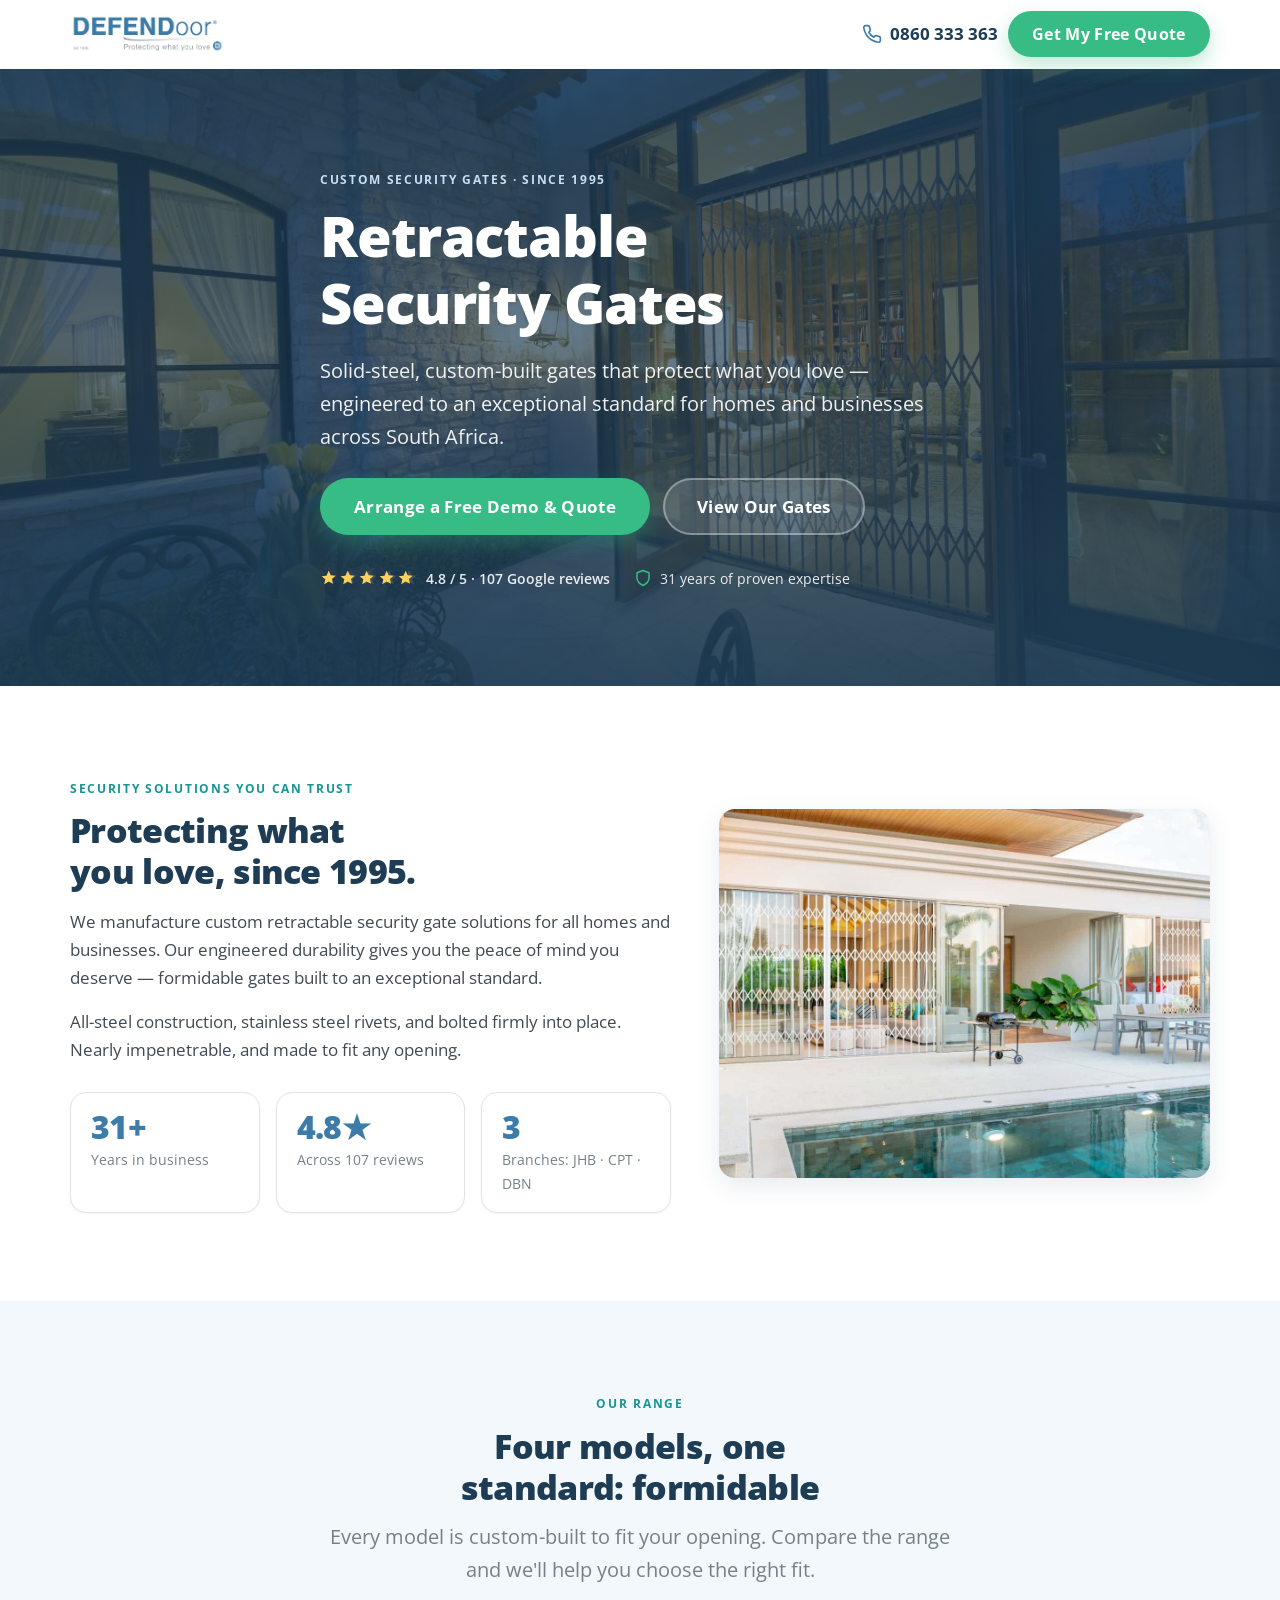
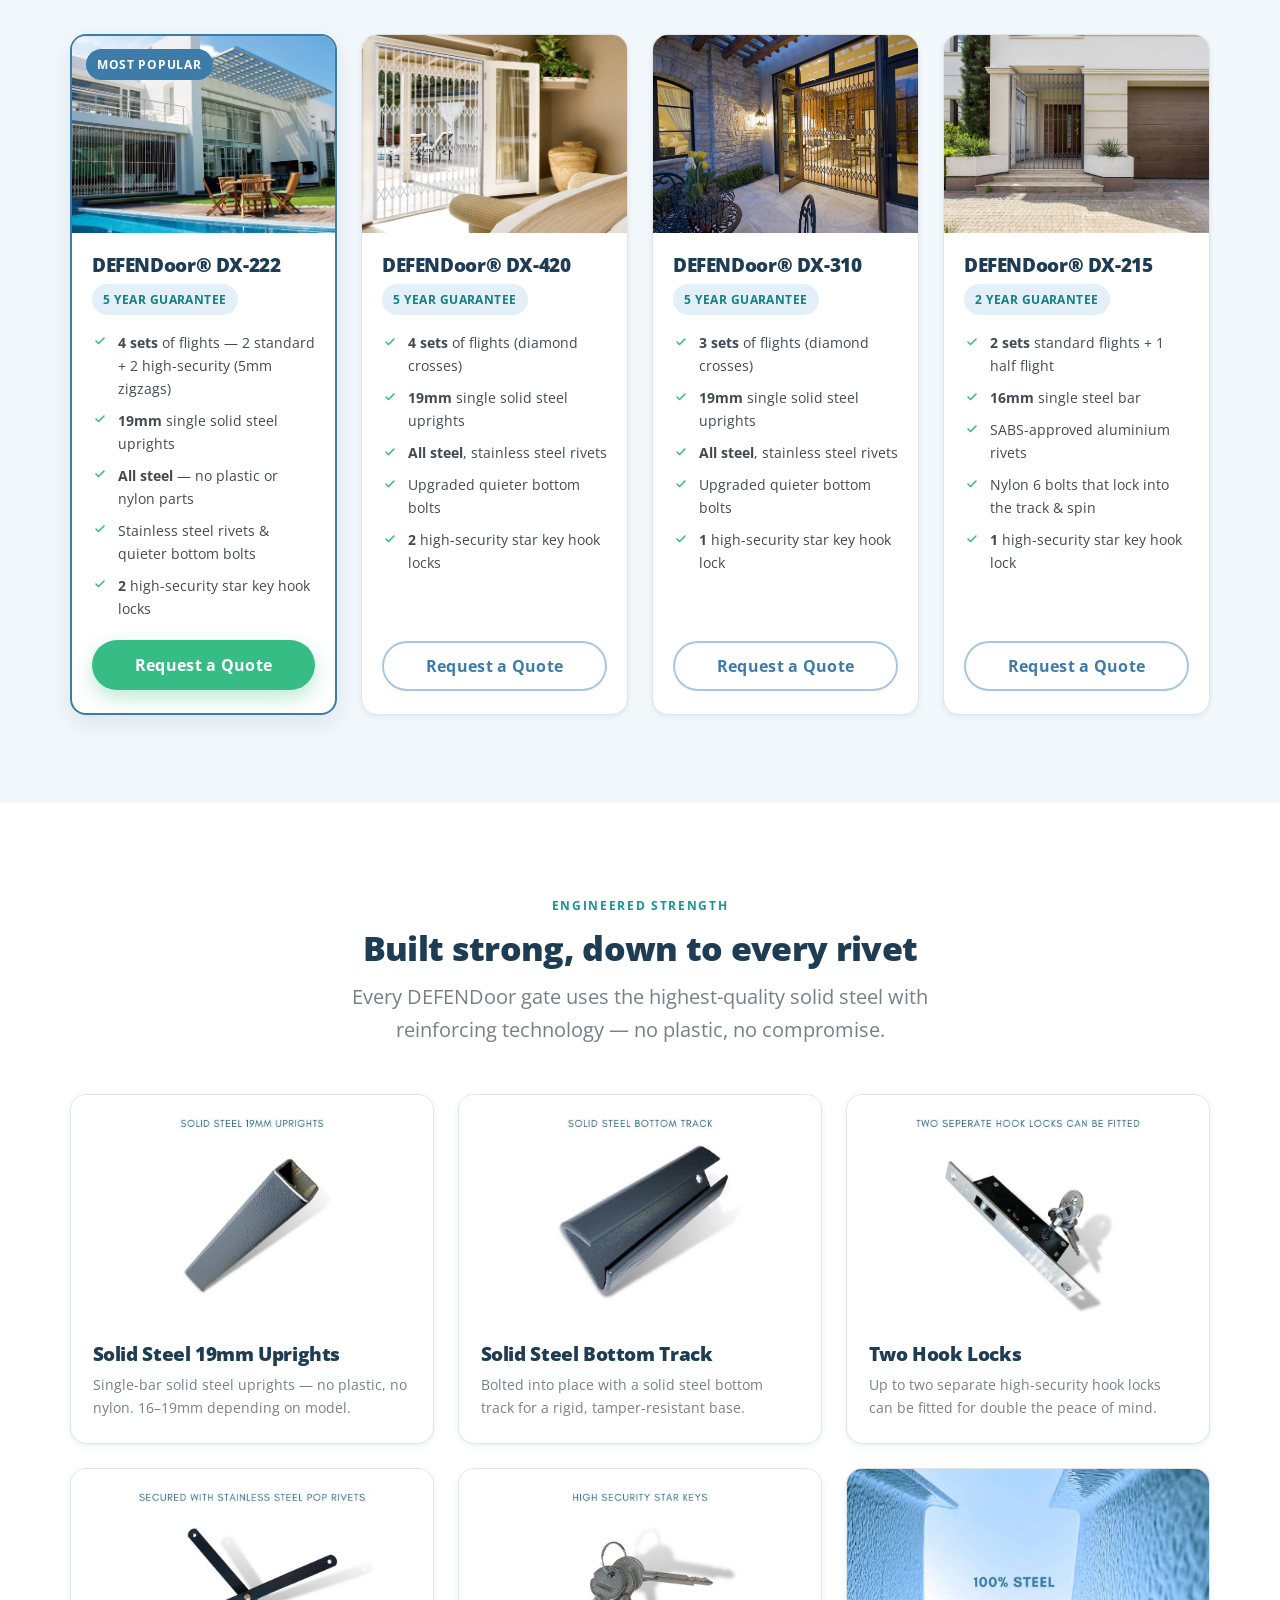
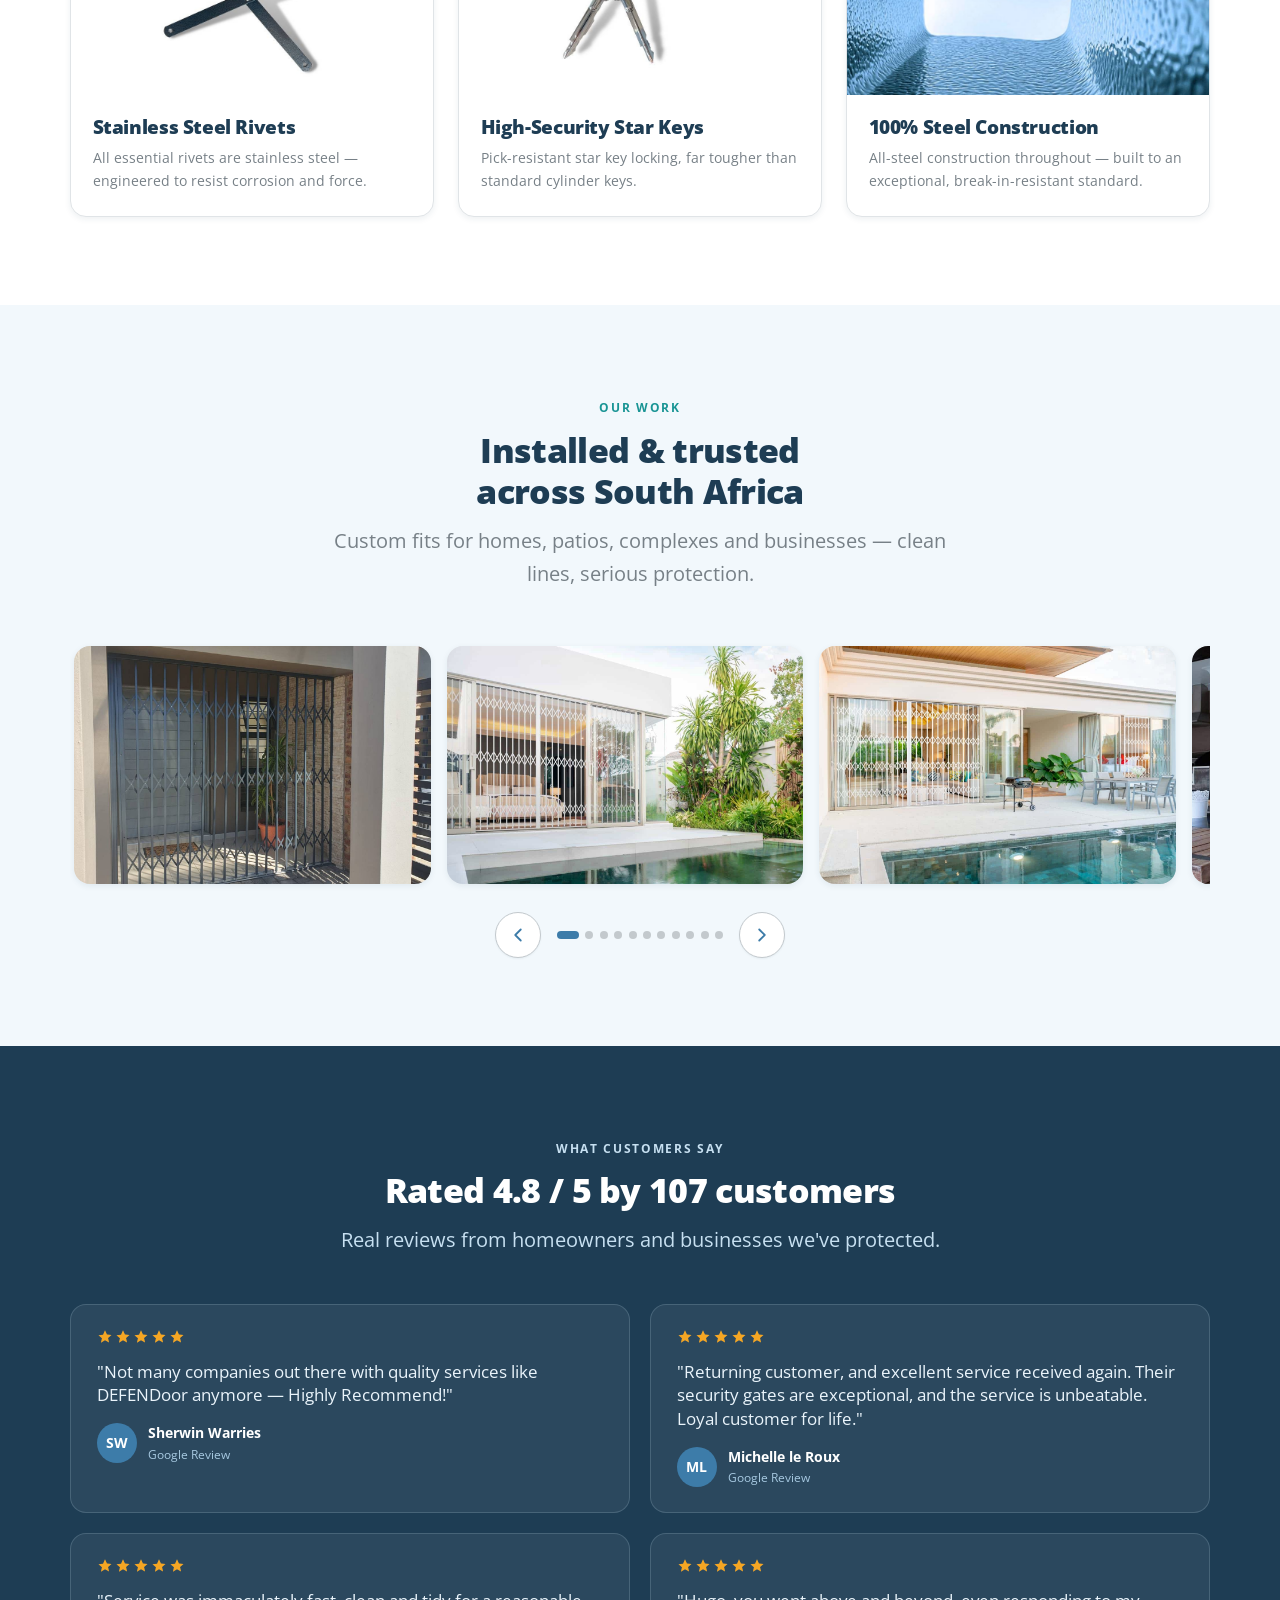
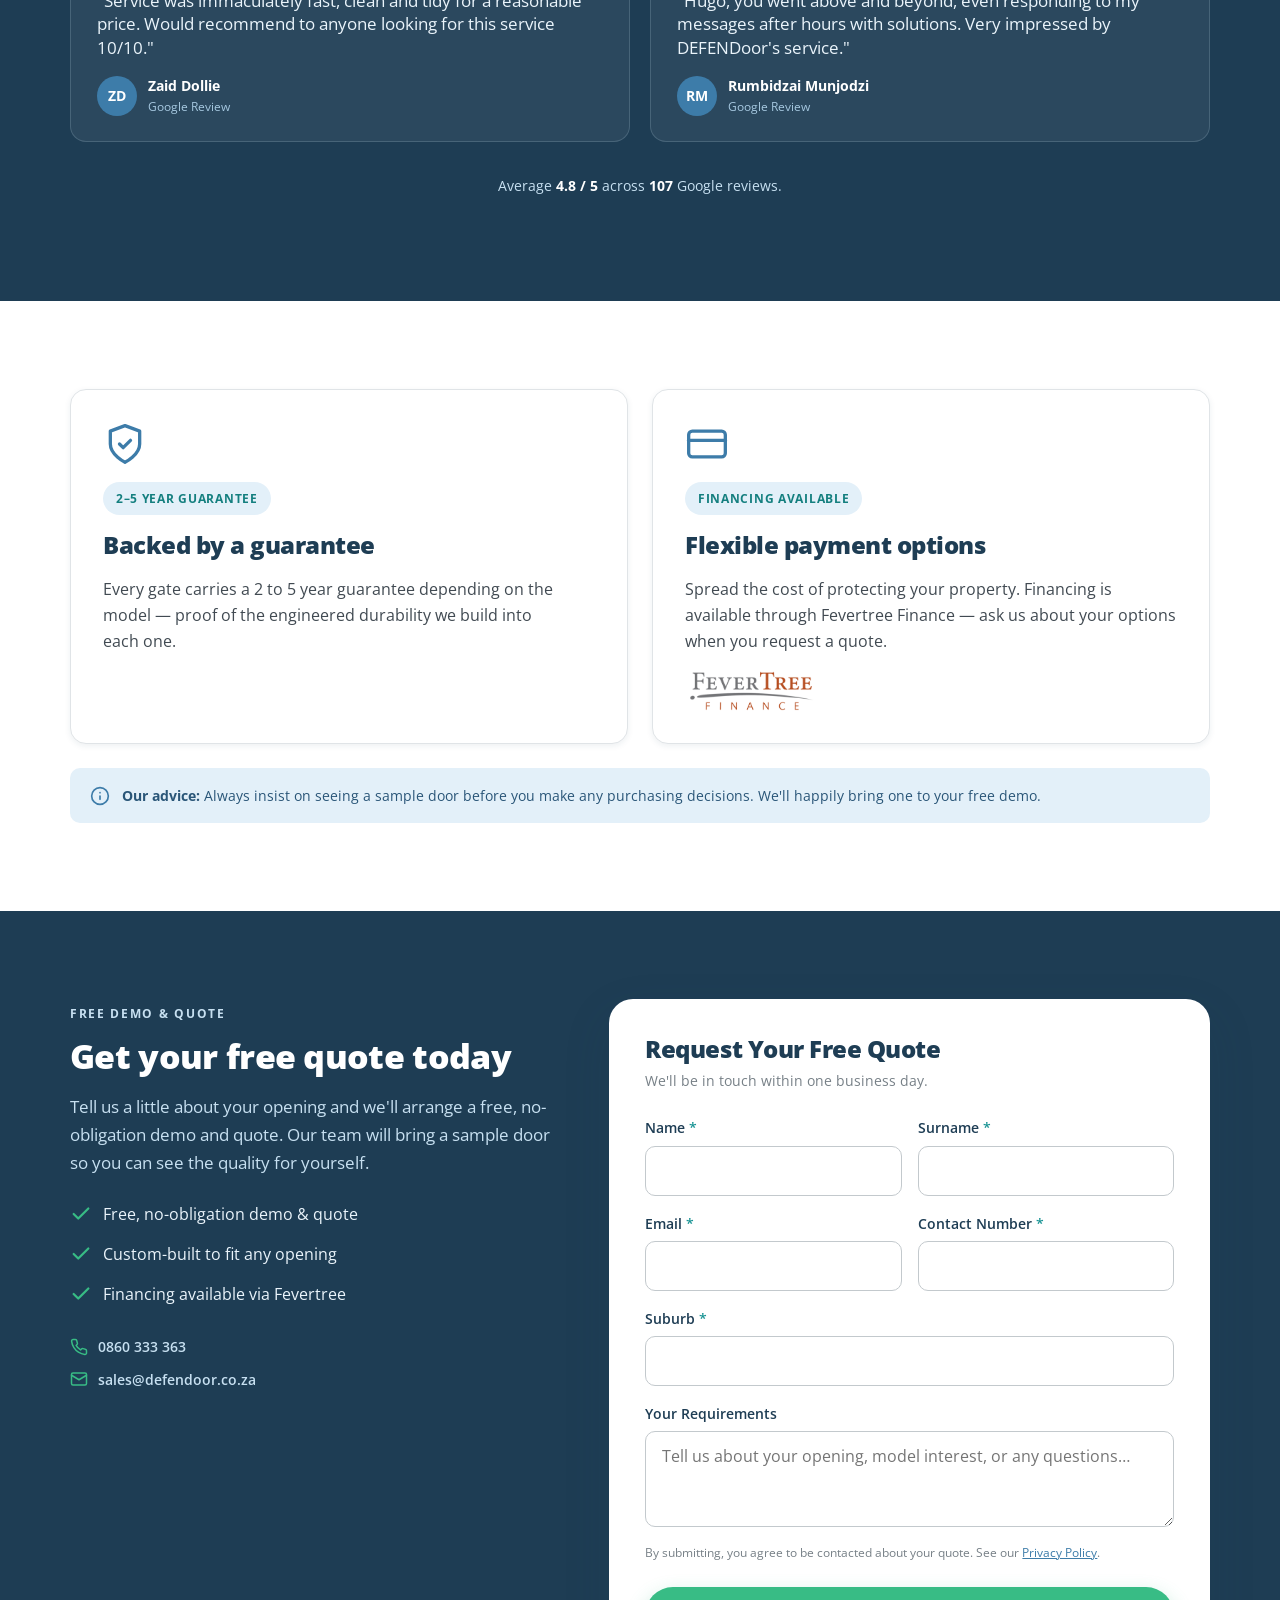
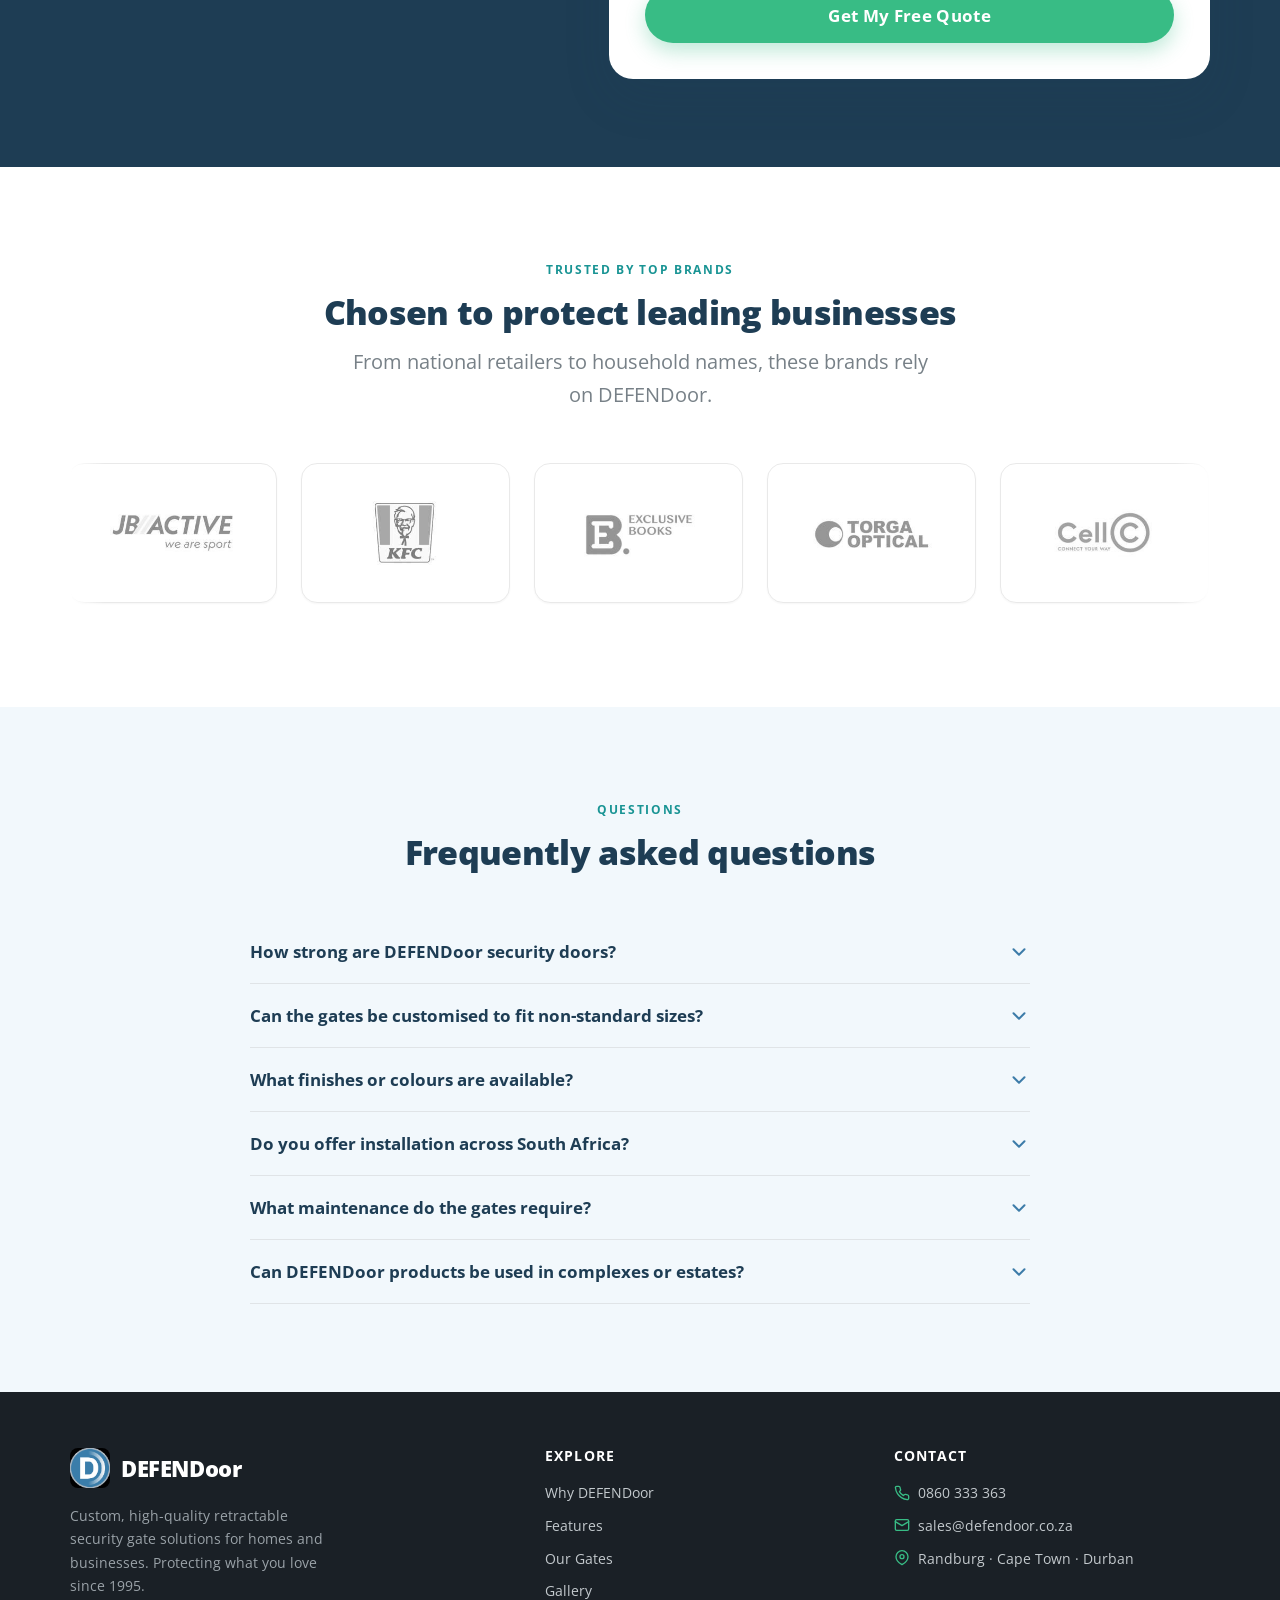
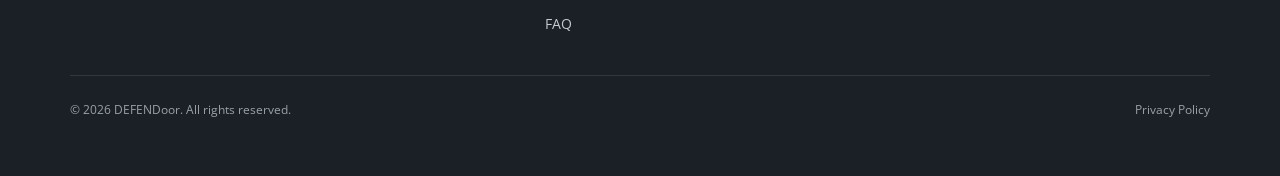
<file: index.html>
<!DOCTYPE html>
<html lang="en-ZA">
<head>
  <meta charset="UTF-8">
  <meta name="viewport" content="width=device-width, initial-scale=1">
  <meta name="theme-color" content="#1e3d54">

  <title>Retractable Security Gates | DEFENDoor — Custom Security Gates SA</title>
  <meta name="description" content="Custom-built retractable security gates for homes & businesses in Johannesburg, Cape Town & Durban. Solid steel, 31 years' expertise, up to 5-year guarantee. Get a free demo & quote.">
  <link rel="canonical" href="https://defendoor.co.za/">

  <!-- Favicon -->
  <link rel="icon" type="image/png" href="assets/brand/favicon.png">
  <link rel="apple-touch-icon" href="assets/brand/favicon.png">

  <!-- Open Graph -->
  <meta property="og:type" content="website">
  <meta property="og:title" content="Retractable Security Gates | DEFENDoor">
  <meta property="og:description" content="Solid-steel, custom-built retractable security gates. Protecting what you love since 1995. Free demo & quote.">
  <meta property="og:image" content="assets/hero-image.jpg">
  <meta property="og:locale" content="en_ZA">

  <!-- Fonts: preconnect + display=swap for performance -->
  <link rel="preconnect" href="https://fonts.googleapis.com">
  <link rel="preconnect" href="https://fonts.gstatic.com" crossorigin>
  <link rel="stylesheet" href="https://fonts.googleapis.com/css2?family=Open+Sans:wght@400;500;600;700;800&display=swap">

  <!-- Preload LCP hero image -->
  <link rel="preload" as="image" href="assets/hero-image.jpg">

  <link rel="stylesheet" href="css/styles.css">

  <!-- Google Tag Manager -->
  <script>(function(w,d,s,l,i){w[l]=w[l]||[];w[l].push({'gtm.start':
  new Date().getTime(),event:'gtm.js'});var f=d.getElementsByTagName(s)[0],
  j=d.createElement(s),dl=l!='dataLayer'?'&l='+l:'';j.async=true;j.src=
  'https://www.googletagmanager.com/gtm.js?id='+i+dl;f.parentNode.insertBefore(j,f);
  })(window,document,'script','dataLayer','GTM-MFJC53H');</script>
  <!-- End Google Tag Manager -->

  <!-- Google tag (gtag.js) — GA4 + Google Ads -->
  <script async src="https://www.googletagmanager.com/gtag/js?id=G-QK63YHFB7R"></script>
  <script>
    window.dataLayer = window.dataLayer || [];
    function gtag(){dataLayer.push(arguments);}
    gtag('js', new Date());
    gtag('config', 'G-QK63YHFB7R');      // Google Analytics 4
    gtag('config', 'AW-621331527');      // Google Ads
  </script>

  <!-- LocalBusiness structured data -->
  <script type="application/ld+json">
  {
    "@context": "https://schema.org",
    "@type": "HomeAndConstructionBusiness",
    "name": "DEFENDoor",
    "description": "Manufacturer of custom, high-quality retractable security gates for homes and businesses.",
    "url": "https://defendoor.co.za/",
    "telephone": "+27860333363",
    "email": "sales@defendoor.co.za",
    "image": "https://defendoor.co.za/assets/hero-image.jpg",
    "areaServed": ["Johannesburg", "Cape Town", "Durban"],
    "foundingDate": "1995",
    "aggregateRating": { "@type": "AggregateRating", "ratingValue": "4.8", "reviewCount": "107" }
  }
  </script>
</head>
<body class="has-mobile-bar">
  <!-- Google Tag Manager (noscript) -->
  <noscript><iframe src="https://www.googletagmanager.com/ns.html?id=GTM-MFJC53H"
    height="0" width="0" style="display:none;visibility:hidden"></iframe></noscript>

  <!-- ============ HEADER ============ -->
  <header class="site-header">
    <div class="container header-inner">
      <a class="brand" href="#top" aria-label="DEFENDoor home">
        <img src="assets/brand/defendoor-logo.jpg" alt="DEFENDoor" width="669" height="174">
      </a>
      <div class="header-actions">
        <a class="header-phone" href="tel:0860333363">
          <svg viewBox="0 0 24 24" fill="none" stroke="currentColor" stroke-width="2" stroke-linecap="round" stroke-linejoin="round" aria-hidden="true"><path d="M22 16.92v3a2 2 0 0 1-2.18 2 19.79 19.79 0 0 1-8.63-3.07 19.5 19.5 0 0 1-6-6 19.79 19.79 0 0 1-3.07-8.67A2 2 0 0 1 4.11 2h3a2 2 0 0 1 2 1.72c.13.96.36 1.9.7 2.81a2 2 0 0 1-.45 2.11L8.09 9.91a16 16 0 0 0 6 6l1.27-1.27a2 2 0 0 1 2.11-.45c.9.34 1.85.57 2.81.7A2 2 0 0 1 22 16.92z"/></svg>
          0860 333 363
        </a>
        <a class="btn btn--primary" href="#quote">Get My Free Quote</a>
      </div>
    </div>
  </header>

  <main id="top">
    <!-- ============ HERO ============ -->
    <section class="hero">
      <div class="container hero-inner">
        <span class="eyebrow">Custom Security Gates · Since 1995</span>
        <h1 id="hero-heading">Retractable Security Gates</h1>
        <p class="lead">Solid-steel, custom-built gates that protect what you love — engineered to an exceptional standard for homes and businesses across South Africa.</p>
        <div class="hero-cta">
          <a class="btn btn--primary btn--lg" href="#quote">Arrange a Free Demo &amp; Quote</a>
          <a class="btn btn--ghost-light btn--lg" href="#models">View Our Gates</a>
        </div>
        <div class="hero-trust">
          <span class="rating">
            <span class="rating-stars hero-stars" data-rating="4.8" aria-hidden="true"></span>
            <span class="rating-label">4.8 / 5 · 107 Google reviews</span>
          </span>
          <span class="hero-trust-item">
            <svg viewBox="0 0 24 24" fill="none" stroke="currentColor" stroke-width="2" stroke-linecap="round" stroke-linejoin="round" aria-hidden="true"><path d="M12 22s8-4 8-10V5l-8-3-8 3v7c0 6 8 10 8 10z"/></svg>
            31 years of proven expertise
          </span>
        </div>
      </div>
    </section>

    <!-- ============ VALUE / INTRO ============ -->
    <section class="section" id="why">
      <div class="container value-grid">
        <div class="value-copy reveal">
          <span class="eyebrow">Security Solutions You Can Trust</span>
          <h2>Protecting what you love, since 1995.</h2>
          <p>We manufacture custom retractable security gate solutions for all homes and businesses. Our engineered durability gives you the peace of mind you deserve — formidable gates built to an exceptional standard.</p>
          <p>All-steel construction, stainless steel rivets, and bolted firmly into place. Nearly impenetrable, and made to fit any opening.</p>
          <div class="value-stats">
            <div class="stat"><div class="stat__num">31+</div><div class="stat__label">Years in business</div></div>
            <div class="stat"><div class="stat__num">4.8★</div><div class="stat__label">Across 107 reviews</div></div>
            <div class="stat"><div class="stat__num">3</div><div class="stat__label">Branches: JHB · CPT · DBN</div></div>
          </div>
        </div>
        <div class="value-media reveal">
          <img src="assets/gallery/gallery-3.jpg" alt="DEFENDoor retractable security gate installed at a home" loading="lazy">
        </div>
      </div>
    </section>

    <!-- ============ MODELS ============ -->
    <section class="section section--subtle" id="models">
      <div class="container">
        <div class="section-head reveal">
          <span class="eyebrow">Our Range</span>
          <h2>Four models, one standard: formidable</h2>
          <p>Every model is custom-built to fit your opening. Compare the range and we'll help you choose the right fit.</p>
        </div>
        <div class="model-grid">
          <!-- DX-222 (featured) -->
          <article class="model-card model-card--featured reveal">
            <span class="model-card__badge">Most Popular</span>
            <div class="model-card__img"><img src="assets/models/DX-222.jpg" alt="DEFENDoor DX-222 retractable security gate" loading="lazy"></div>
            <div class="model-card__body">
              <h3 class="model-card__name">DEFENDoor® DX-222</h3>
              <span class="guarantee-pill">5 Year Guarantee</span>
              <ul class="model-specs">
                <li><strong>4 sets</strong> of flights — 2 standard + 2 high-security (5mm zigzags)</li>
                <li><strong>19mm</strong> single solid steel uprights</li>
                <li><strong>All steel</strong> — no plastic or nylon parts</li>
                <li>Stainless steel rivets &amp; quieter bottom bolts</li>
                <li><strong>2</strong> high-security star key hook locks</li>
              </ul>
              <a class="btn btn--primary btn--block" href="#quote">Request a Quote</a>
            </div>
          </article>
          <!-- DX-420 -->
          <article class="model-card reveal">
            <div class="model-card__img"><img src="assets/models/DX-420.jpg" alt="DEFENDoor DX-420 retractable security gate" loading="lazy"></div>
            <div class="model-card__body">
              <h3 class="model-card__name">DEFENDoor® DX-420</h3>
              <span class="guarantee-pill">5 Year Guarantee</span>
              <ul class="model-specs">
                <li><strong>4 sets</strong> of flights (diamond crosses)</li>
                <li><strong>19mm</strong> single solid steel uprights</li>
                <li><strong>All steel</strong>, stainless steel rivets</li>
                <li>Upgraded quieter bottom bolts</li>
                <li><strong>2</strong> high-security star key hook locks</li>
              </ul>
              <a class="btn btn--outline btn--block" href="#quote">Request a Quote</a>
            </div>
          </article>
          <!-- DX-310 -->
          <article class="model-card reveal">
            <div class="model-card__img"><img src="assets/models/DX-310.jpg" alt="DEFENDoor DX-310 retractable security gate" loading="lazy"></div>
            <div class="model-card__body">
              <h3 class="model-card__name">DEFENDoor® DX-310</h3>
              <span class="guarantee-pill">5 Year Guarantee</span>
              <ul class="model-specs">
                <li><strong>3 sets</strong> of flights (diamond crosses)</li>
                <li><strong>19mm</strong> single solid steel uprights</li>
                <li><strong>All steel</strong>, stainless steel rivets</li>
                <li>Upgraded quieter bottom bolts</li>
                <li><strong>1</strong> high-security star key hook lock</li>
              </ul>
              <a class="btn btn--outline btn--block" href="#quote">Request a Quote</a>
            </div>
          </article>
          <!-- DX-215 -->
          <article class="model-card reveal">
            <div class="model-card__img"><img src="assets/models/DX-215.jpg" alt="DEFENDoor DX-215 retractable security gate" loading="lazy"></div>
            <div class="model-card__body">
              <h3 class="model-card__name">DEFENDoor® DX-215</h3>
              <span class="guarantee-pill">2 Year Guarantee</span>
              <ul class="model-specs">
                <li><strong>2 sets</strong> standard flights + 1 half flight</li>
                <li><strong>16mm</strong> single steel bar</li>
                <li>SABS-approved aluminium rivets</li>
                <li>Nylon 6 bolts that lock into the track &amp; spin</li>
                <li><strong>1</strong> high-security star key hook lock</li>
              </ul>
              <a class="btn btn--outline btn--block" href="#quote">Request a Quote</a>
            </div>
          </article>
        </div>
      </div>
    </section>

    <!-- ============ FEATURES ============ -->
    <section class="section" id="features">
      <div class="container">
        <div class="section-head reveal">
          <span class="eyebrow">Engineered Strength</span>
          <h2>Built strong, down to every rivet</h2>
          <p>Every DEFENDoor gate uses the highest-quality solid steel with reinforcing technology — no plastic, no compromise.</p>
        </div>
        <div class="feature-grid">
          <article class="feature-card reveal">
            <div class="feature-card__img"><img src="assets/features/solid-steel-19mm-uprights.jpg" alt="Solid steel 19mm uprights" loading="lazy"></div>
            <div class="feature-card__body"><h3>Solid Steel 19mm Uprights</h3><p>Single-bar solid steel uprights — no plastic, no nylon. 16–19mm depending on model.</p></div>
          </article>
          <article class="feature-card reveal">
            <div class="feature-card__img"><img src="assets/features/solid-steel-bottom-track.jpg" alt="Solid steel bottom track" loading="lazy"></div>
            <div class="feature-card__body"><h3>Solid Steel Bottom Track</h3><p>Bolted into place with a solid steel bottom track for a rigid, tamper-resistant base.</p></div>
          </article>
          <article class="feature-card reveal">
            <div class="feature-card__img"><img src="assets/features/hook-locks.jpg" alt="Two high-security hook locks" loading="lazy"></div>
            <div class="feature-card__body"><h3>Two Hook Locks</h3><p>Up to two separate high-security hook locks can be fitted for double the peace of mind.</p></div>
          </article>
          <article class="feature-card reveal">
            <div class="feature-card__img"><img src="assets/features/stainless-steel-pop-rivets.jpg" alt="Stainless steel pop rivets" loading="lazy"></div>
            <div class="feature-card__body"><h3>Stainless Steel Rivets</h3><p>All essential rivets are stainless steel — engineered to resist corrosion and force.</p></div>
          </article>
          <article class="feature-card reveal">
            <div class="feature-card__img"><img src="assets/features/high-security-star-keys.jpg" alt="High-security star keys" loading="lazy"></div>
            <div class="feature-card__body"><h3>High-Security Star Keys</h3><p>Pick-resistant star key locking, far tougher than standard cylinder keys.</p></div>
          </article>
          <article class="feature-card reveal">
            <div class="feature-card__img"><img src="assets/features/100-percent-steel.jpg" alt="100% steel construction" loading="lazy"></div>
            <div class="feature-card__body"><h3>100% Steel Construction</h3><p>All-steel construction throughout — built to an exceptional, break-in-resistant standard.</p></div>
          </article>
        </div>
      </div>
    </section>

    <!-- ============ GALLERY ============ -->
    <section class="section section--subtle" id="gallery">
      <div class="container">
        <div class="section-head reveal">
          <span class="eyebrow">Our Work</span>
          <h2>Installed &amp; trusted across South Africa</h2>
          <p>Custom fits for homes, patios, complexes and businesses — clean lines, serious protection.</p>
        </div>
        <div class="gallery reveal">
          <div class="gallery-track">
            <div class="gallery-slide"><img src="assets/gallery/gallery-1.jpg" alt="DEFENDoor security gate installation" loading="lazy"></div>
            <div class="gallery-slide"><img src="assets/gallery/gallery-2.jpg" alt="DEFENDoor security gate installation" loading="lazy"></div>
            <div class="gallery-slide"><img src="assets/gallery/gallery-3.jpg" alt="DEFENDoor security gate installation" loading="lazy"></div>
            <div class="gallery-slide"><img src="assets/gallery/gallery-4.jpg" alt="DEFENDoor security gate installation" loading="lazy"></div>
            <div class="gallery-slide"><img src="assets/gallery/gallery-5.jpg" alt="DEFENDoor security gate installation" loading="lazy"></div>
            <div class="gallery-slide"><img src="assets/gallery/gallery-6.jpg" alt="DEFENDoor security gate installation" loading="lazy"></div>
            <div class="gallery-slide"><img src="assets/gallery/gallery-7.jpg" alt="DEFENDoor security gate installation" loading="lazy"></div>
            <div class="gallery-slide"><img src="assets/gallery/gallery-8.jpg" alt="DEFENDoor security gate installation" loading="lazy"></div>
            <div class="gallery-slide"><img src="assets/gallery/gallery-9.jpg" alt="DEFENDoor security gate installation" loading="lazy"></div>
            <div class="gallery-slide"><img src="assets/gallery/gallery-10.jpg" alt="DEFENDoor security gate installation" loading="lazy"></div>
            <div class="gallery-slide"><img src="assets/gallery/gallery-11.jpg" alt="DEFENDoor security gate installation" loading="lazy"></div>
          </div>
          <div class="gallery-controls">
            <button class="gallery-btn gallery-btn--prev" type="button" aria-label="Previous images">
              <svg viewBox="0 0 24 24" fill="none" stroke="currentColor" stroke-width="2" stroke-linecap="round" stroke-linejoin="round" aria-hidden="true"><path d="M15 18l-6-6 6-6"/></svg>
            </button>
            <div class="gallery-dots" aria-hidden="true"></div>
            <button class="gallery-btn gallery-btn--next" type="button" aria-label="Next images">
              <svg viewBox="0 0 24 24" fill="none" stroke="currentColor" stroke-width="2" stroke-linecap="round" stroke-linejoin="round" aria-hidden="true"><path d="M9 18l6-6-6-6"/></svg>
            </button>
          </div>
        </div>
      </div>
    </section>

    <!-- ============ REVIEWS (dark) ============ -->
    <section class="section section--dark" id="reviews">
      <div class="container">
        <div class="section-head reveal">
          <span class="eyebrow">What Customers Say</span>
          <h2>Rated 4.8 / 5 by 107 customers</h2>
          <p>Real reviews from homeowners and businesses we've protected.</p>
        </div>
        <div class="reviews-grid">
          <article class="review-card reveal">
            <span class="rating-stars" data-rating="5" aria-hidden="true"></span>
            <blockquote>"Not many companies out there with quality services like DEFENDoor anymore — Highly Recommend!"</blockquote>
            <div class="review-card__author"><span class="review-avatar">SW</span><div><div class="review-card__name">Sherwin Warries</div><div class="review-card__src">Google Review</div></div></div>
          </article>
          <article class="review-card reveal">
            <span class="rating-stars" data-rating="5" aria-hidden="true"></span>
            <blockquote>"Returning customer, and excellent service received again. Their security gates are exceptional, and the service is unbeatable. Loyal customer for life."</blockquote>
            <div class="review-card__author"><span class="review-avatar">ML</span><div><div class="review-card__name">Michelle le Roux</div><div class="review-card__src">Google Review</div></div></div>
          </article>
          <article class="review-card reveal">
            <span class="rating-stars" data-rating="5" aria-hidden="true"></span>
            <blockquote>"Service was immaculately fast, clean and tidy for a reasonable price. Would recommend to anyone looking for this service 10/10."</blockquote>
            <div class="review-card__author"><span class="review-avatar">ZD</span><div><div class="review-card__name">Zaid Dollie</div><div class="review-card__src">Google Review</div></div></div>
          </article>
          <article class="review-card reveal">
            <span class="rating-stars" data-rating="5" aria-hidden="true"></span>
            <blockquote>"Hugo, you went above and beyond, even responding to my messages after hours with solutions. Very impressed by DEFENDoor's service."</blockquote>
            <div class="review-card__author"><span class="review-avatar">RM</span><div><div class="review-card__name">Rumbidzai Munjodzi</div><div class="review-card__src">Google Review</div></div></div>
          </article>
        </div>
        <p class="reviews-summary">Average <strong>4.8 / 5</strong> across <strong>107</strong> Google reviews.</p>
      </div>
    </section>

    <!-- ============ GUARANTEE + FINANCE ============ -->
    <section class="section" id="assurance">
      <div class="container">
        <div class="assure-grid">
          <div class="assure-card reveal">
            <svg class="assure-icon" viewBox="0 0 24 24" fill="none" stroke="currentColor" stroke-width="1.8" stroke-linecap="round" stroke-linejoin="round" aria-hidden="true"><path d="M12 22s8-4 8-10V5l-8-3-8 3v7c0 6 8 10 8 10z"/><path d="M9 12l2 2 4-4"/></svg>
            <span class="badge">2–5 Year Guarantee</span>
            <h3>Backed by a guarantee</h3>
            <p>Every gate carries a 2 to 5 year guarantee depending on the model — proof of the engineered durability we build into each one.</p>
          </div>
          <div class="assure-card reveal">
            <svg class="assure-icon" viewBox="0 0 24 24" fill="none" stroke="currentColor" stroke-width="1.8" stroke-linecap="round" stroke-linejoin="round" aria-hidden="true"><rect x="2" y="5" width="20" height="14" rx="2"/><path d="M2 10h20"/></svg>
            <span class="badge">Financing Available</span>
            <h3>Flexible payment options</h3>
            <p>Spread the cost of protecting your property. Financing is available through Fevertree Finance — ask us about your options when you request a quote.</p>
            <img class="finance-logo" src="assets/brand/fevertree-logo.png" alt="Fevertree Finance" loading="lazy">
          </div>
        </div>
        <div class="assure-note reveal">
          <svg viewBox="0 0 24 24" fill="none" stroke="currentColor" stroke-width="2" stroke-linecap="round" stroke-linejoin="round" aria-hidden="true"><circle cx="12" cy="12" r="10"/><path d="M12 16v-4"/><path d="M12 8h.01"/></svg>
          <span><strong>Our advice:</strong> Always insist on seeing a sample door before you make any purchasing decisions. We'll happily bring one to your free demo.</span>
        </div>
      </div>
    </section>

    <!-- ============ LEAD FORM (dark) ============ -->
    <section class="section section--dark lead" id="quote">
      <div class="container lead-grid">
        <div class="lead-copy reveal">
          <span class="eyebrow">Free Demo &amp; Quote</span>
          <h2>Get your free quote today</h2>
          <p>Tell us a little about your opening and we'll arrange a free, no-obligation demo and quote. Our team will bring a sample door so you can see the quality for yourself.</p>
          <ul class="lead-benefits">
            <li><svg viewBox="0 0 24 24" fill="none" stroke="currentColor" stroke-width="2.4" stroke-linecap="round" stroke-linejoin="round" aria-hidden="true"><path d="M20 6L9 17l-5-5"/></svg>Free, no-obligation demo &amp; quote</li>
            <li><svg viewBox="0 0 24 24" fill="none" stroke="currentColor" stroke-width="2.4" stroke-linecap="round" stroke-linejoin="round" aria-hidden="true"><path d="M20 6L9 17l-5-5"/></svg>Custom-built to fit any opening</li>
            <li><svg viewBox="0 0 24 24" fill="none" stroke="currentColor" stroke-width="2.4" stroke-linecap="round" stroke-linejoin="round" aria-hidden="true"><path d="M20 6L9 17l-5-5"/></svg>Financing available via Fevertree</li>
          </ul>
          <div class="lead-contact">
            <span class="row"><svg viewBox="0 0 24 24" fill="none" stroke="currentColor" stroke-width="2" stroke-linecap="round" stroke-linejoin="round" aria-hidden="true"><path d="M22 16.92v3a2 2 0 0 1-2.18 2 19.79 19.79 0 0 1-8.63-3.07 19.5 19.5 0 0 1-6-6 19.79 19.79 0 0 1-3.07-8.67A2 2 0 0 1 4.11 2h3a2 2 0 0 1 2 1.72c.13.96.36 1.9.7 2.81a2 2 0 0 1-.45 2.11L8.09 9.91a16 16 0 0 0 6 6l1.27-1.27a2 2 0 0 1 2.11-.45c.9.34 1.85.57 2.81.7A2 2 0 0 1 22 16.92z"/></svg><a href="tel:0860333363">0860 333 363</a></span>
            <span class="row"><svg viewBox="0 0 24 24" fill="none" stroke="currentColor" stroke-width="2" stroke-linecap="round" stroke-linejoin="round" aria-hidden="true"><rect x="2" y="4" width="20" height="16" rx="2"/><path d="M22 7l-10 6L2 7"/></svg><a href="mailto:sales@defendoor.co.za">sales@defendoor.co.za</a></span>
          </div>
        </div>

        <div class="form-card reveal">
          <form id="lead-form" novalidate>
            <h3>Request Your Free Quote</h3>
            <p class="form-card__sub">We'll be in touch within one business day.</p>
            <div class="form-grid">
              <div class="form-field">
                <label for="f-name">Name <span class="req">*</span></label>
                <input id="f-name" name="name" type="text" autocomplete="given-name" required>
                <span class="form-error">Please enter your name.</span>
              </div>
              <div class="form-field">
                <label for="f-surname">Surname <span class="req">*</span></label>
                <input id="f-surname" name="surname" type="text" autocomplete="family-name" required>
                <span class="form-error">Please enter your surname.</span>
              </div>
              <div class="form-field">
                <label for="f-email">Email <span class="req">*</span></label>
                <input id="f-email" name="email" type="email" autocomplete="email" required>
                <span class="form-error">Please enter a valid email address.</span>
              </div>
              <div class="form-field">
                <label for="f-phone">Contact Number <span class="req">*</span></label>
                <input id="f-phone" name="phone" type="tel" inputmode="tel" autocomplete="tel" pattern="[0-9+()\s-]{7,}" required>
                <span class="form-error">Please enter a valid contact number.</span>
              </div>
              <div class="form-field form-field--full">
                <label for="f-suburb">Suburb <span class="req">*</span></label>
                <input id="f-suburb" name="suburb" type="text" autocomplete="address-level2" required>
                <span class="form-error">Please enter your suburb.</span>
              </div>
              <div class="form-field form-field--full">
                <label for="f-message">Your Requirements</label>
                <textarea id="f-message" name="message" placeholder="Tell us about your opening, model interest, or any questions…"></textarea>
              </div>
            </div>
            <input type="hidden" id="field-keyword" name="keyword" value="">
            <p class="form-consent">By submitting, you agree to be contacted about your quote. See our <a href="https://defendoor.co.za/privacy-policy/" target="_blank" rel="noopener">Privacy Policy</a>.</p>
            <button class="btn btn--primary btn--block btn--lg" type="submit">Get My Free Quote</button>
          </form>
        </div>
      </div>
    </section>

    <!-- ============ TRUST STRIP ============ -->
    <section class="section trust-strip" id="clients">
      <div class="container">
        <div class="section-head reveal">
          <span class="eyebrow">Trusted by Top Brands</span>
          <h2>Chosen to protect leading businesses</h2>
          <p>From national retailers to household names, these brands rely on DEFENDoor.</p>
        </div>
        <div class="logo-wall reveal">
          <img src="assets/clients/jb-active.jpg" alt="JB Active" loading="lazy">
          <img src="assets/clients/kfc.jpg" alt="KFC" loading="lazy">
          <img src="assets/clients/exclusive-books.jpg" alt="Exclusive Books" loading="lazy">
          <img src="assets/clients/torga-optical.jpg" alt="Torga Optical" loading="lazy">
          <img src="assets/clients/cell-c.jpg" alt="Cell C" loading="lazy">
          <img src="assets/clients/the-crazy-store.jpg" alt="The Crazy Store" loading="lazy">
          <img src="assets/clients/hifi-corp.jpg" alt="HiFi Corp" loading="lazy">
          <img src="assets/clients/nestle.jpg" alt="Nestlé" loading="lazy">
          <img src="assets/clients/dis-chem.jpg" alt="Dis-Chem" loading="lazy">
          <img src="assets/clients/standard-bank.jpg" alt="Standard Bank" loading="lazy">
          <img src="assets/clients/jd-group.jpg" alt="JD Group" loading="lazy">
          <img src="assets/clients/lewis.jpg" alt="Lewis" loading="lazy">
          <img src="assets/clients/lovisa.jpg" alt="Lovisa" loading="lazy">
          <img src="assets/clients/pepkor.jpg" alt="PEPKOR" loading="lazy">
        </div>
      </div>
    </section>

    <!-- ============ FAQ ============ -->
    <section class="section section--subtle" id="faq">
      <div class="container">
        <div class="section-head reveal">
          <span class="eyebrow">Questions</span>
          <h2>Frequently asked questions</h2>
        </div>
        <div class="faq reveal">
          <div class="faq-item">
            <button class="faq-q" type="button" aria-expanded="false">How strong are DEFENDoor security doors?<svg class="chev" viewBox="0 0 24 24" fill="none" stroke="currentColor" stroke-width="2.2" stroke-linecap="round" stroke-linejoin="round" aria-hidden="true"><path d="M6 9l6 6 6-6"/></svg></button>
            <div class="faq-a"><div><p>Our doors are constructed with reinforced steel and tamper-resistant frames designed to resist crowbars, kicks, and bolt cutters.</p></div></div>
          </div>
          <div class="faq-item">
            <button class="faq-q" type="button" aria-expanded="false">Can the gates be customised to fit non-standard sizes?<svg class="chev" viewBox="0 0 24 24" fill="none" stroke="currentColor" stroke-width="2.2" stroke-linecap="round" stroke-linejoin="round" aria-hidden="true"><path d="M6 9l6 6 6-6"/></svg></button>
            <div class="faq-a"><div><p>Yes. We specialise in custom solutions and can manufacture to fit any doorway.</p></div></div>
          </div>
          <div class="faq-item">
            <button class="faq-q" type="button" aria-expanded="false">What finishes or colours are available?<svg class="chev" viewBox="0 0 24 24" fill="none" stroke="currentColor" stroke-width="2.2" stroke-linecap="round" stroke-linejoin="round" aria-hidden="true"><path d="M6 9l6 6 6-6"/></svg></button>
            <div class="faq-a"><div><p>We offer a wide range of powder-coated finishes, including black, white, bronze, and custom colours on request.</p></div></div>
          </div>
          <div class="faq-item">
            <button class="faq-q" type="button" aria-expanded="false">Do you offer installation across South Africa?<svg class="chev" viewBox="0 0 24 24" fill="none" stroke="currentColor" stroke-width="2.2" stroke-linecap="round" stroke-linejoin="round" aria-hidden="true"><path d="M6 9l6 6 6-6"/></svg></button>
            <div class="faq-a"><div><p>Yes, we install in Johannesburg, Cape Town, Overberg, and Durban, with nationwide delivery available for self-installation.</p></div></div>
          </div>
          <div class="faq-item">
            <button class="faq-q" type="button" aria-expanded="false">What maintenance do the gates require?<svg class="chev" viewBox="0 0 24 24" fill="none" stroke="currentColor" stroke-width="2.2" stroke-linecap="round" stroke-linejoin="round" aria-hidden="true"><path d="M6 9l6 6 6-6"/></svg></button>
            <div class="faq-a"><div><p>Minimal. Wipe down occasionally and apply rust-resistant spray annually if in coastal areas. Care instructions are available on the website.</p></div></div>
          </div>
          <div class="faq-item">
            <button class="faq-q" type="button" aria-expanded="false">Can DEFENDoor products be used in complexes or estates?<svg class="chev" viewBox="0 0 24 24" fill="none" stroke="currentColor" stroke-width="2.2" stroke-linecap="round" stroke-linejoin="round" aria-hidden="true"><path d="M6 9l6 6 6-6"/></svg></button>
            <div class="faq-a"><div><p>Absolutely. We work with HOAs and body corporates to meet aesthetic and regulatory guidelines.</p></div></div>
          </div>
        </div>
      </div>
    </section>
  </main>

  <!-- ============ FOOTER ============ -->
  <footer class="site-footer">
    <div class="container">
      <div class="footer-top">
        <div class="footer-brand">
          <div class="footer-brand__mark">
            <img src="assets/brand/favicon.png" alt="">
            <span>DEFENDoor</span>
          </div>
          <p>Custom, high-quality retractable security gate solutions for homes and businesses. Protecting what you love since 1995.</p>
        </div>
        <div class="footer-col">
          <h4>Explore</h4>
          <ul>
            <li><a href="#why">Why DEFENDoor</a></li>
            <li><a href="#features">Features</a></li>
            <li><a href="#models">Our Gates</a></li>
            <li><a href="#gallery">Gallery</a></li>
            <li><a href="#faq">FAQ</a></li>
          </ul>
        </div>
        <div class="footer-col">
          <h4>Contact</h4>
          <ul>
            <li class="row"><svg viewBox="0 0 24 24" fill="none" stroke="currentColor" stroke-width="2" stroke-linecap="round" stroke-linejoin="round" aria-hidden="true"><path d="M22 16.92v3a2 2 0 0 1-2.18 2 19.79 19.79 0 0 1-8.63-3.07 19.5 19.5 0 0 1-6-6 19.79 19.79 0 0 1-3.07-8.67A2 2 0 0 1 4.11 2h3a2 2 0 0 1 2 1.72c.13.96.36 1.9.7 2.81a2 2 0 0 1-.45 2.11L8.09 9.91a16 16 0 0 0 6 6l1.27-1.27a2 2 0 0 1 2.11-.45c.9.34 1.85.57 2.81.7A2 2 0 0 1 22 16.92z"/></svg><a href="tel:0860333363">0860 333 363</a></li>
            <li class="row"><svg viewBox="0 0 24 24" fill="none" stroke="currentColor" stroke-width="2" stroke-linecap="round" stroke-linejoin="round" aria-hidden="true"><rect x="2" y="4" width="20" height="16" rx="2"/><path d="M22 7l-10 6L2 7"/></svg><a href="mailto:sales@defendoor.co.za">sales@defendoor.co.za</a></li>
            <li class="row"><svg viewBox="0 0 24 24" fill="none" stroke="currentColor" stroke-width="2" stroke-linecap="round" stroke-linejoin="round" aria-hidden="true"><path d="M21 10c0 7-9 12-9 12s-9-5-9-12a9 9 0 0 1 18 0z"/><circle cx="12" cy="10" r="3"/></svg>Randburg · Cape Town · Durban</li>
          </ul>
        </div>
      </div>
      <div class="footer-bottom">
        <span>© <span id="year">2026</span> DEFENDoor. All rights reserved.</span>
        <a href="https://defendoor.co.za/privacy-policy/" target="_blank" rel="noopener">Privacy Policy</a>
      </div>
    </div>
  </footer>

  <!-- ============ MOBILE STICKY BAR ============ -->
  <div class="mobile-bar">
    <a class="btn btn--call" href="tel:0860333363">
      <svg viewBox="0 0 24 24" fill="none" stroke="currentColor" stroke-width="2" stroke-linecap="round" stroke-linejoin="round" width="18" height="18" aria-hidden="true"><path d="M22 16.92v3a2 2 0 0 1-2.18 2 19.79 19.79 0 0 1-8.63-3.07 19.5 19.5 0 0 1-6-6 19.79 19.79 0 0 1-3.07-8.67A2 2 0 0 1 4.11 2h3a2 2 0 0 1 2 1.72c.13.96.36 1.9.7 2.81a2 2 0 0 1-.45 2.11L8.09 9.91a16 16 0 0 0 6 6l1.27-1.27a2 2 0 0 1 2.11-.45c.9.34 1.85.57 2.81.7A2 2 0 0 1 22 16.92z"/></svg>
      Call
    </a>
    <a class="btn btn--primary" href="#quote">Get Free Quote</a>
  </div>

  <script src="js/main.js"></script>
  <script>
    // Render star ratings (kept tiny + inline so ratings paint immediately).
    (function () {
      var star = '<svg viewBox="0 0 24 24" fill="currentColor" aria-hidden="true"><path d="M12 2l2.9 6.26 6.86.6-5.2 4.52 1.56 6.7L12 16.9 5.88 20.6l1.56-6.7L2.24 9.4l6.86-.6z"/></svg>';
      document.querySelectorAll('.rating-stars').forEach(function (el) {
        var r = parseFloat(el.getAttribute('data-rating')) || 5;
        var pct = Math.max(0, Math.min(100, (r / 5) * 100));
        var five = star + star + star + star + star;
        el.innerHTML = '<span class="stars-bg">' + five + '</span>' +
          '<span class="stars-fg" style="width:' + pct + '%">' + five + '</span>';
      });
    })();
  </script>
</body>
</html>
</file>
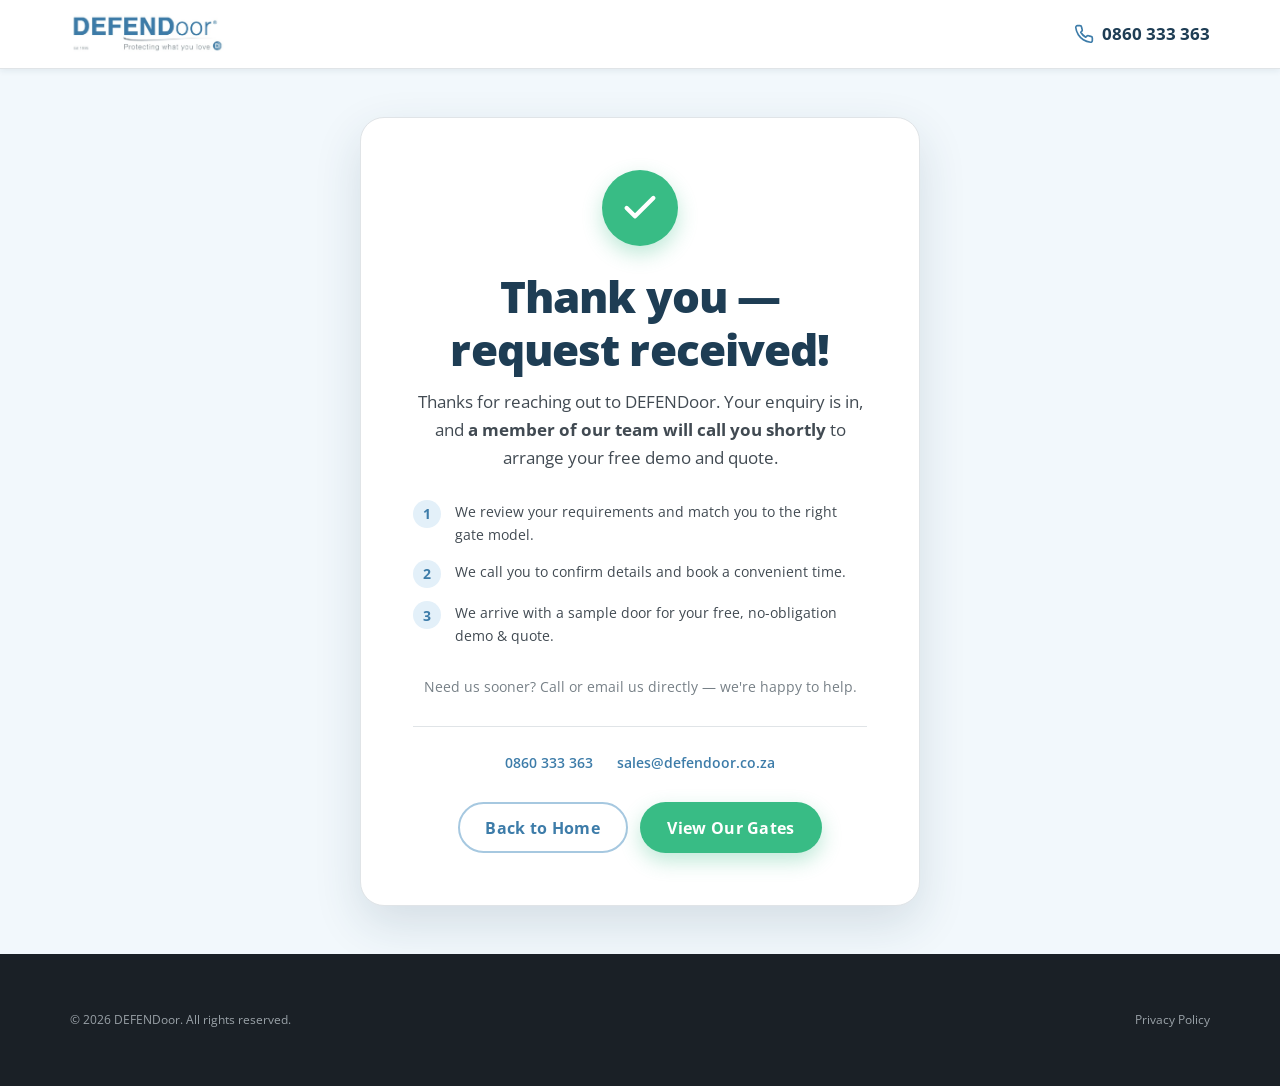
<file: thank-you.html>
<!DOCTYPE html>
<html lang="en-ZA">
<head>
  <meta charset="UTF-8">
  <meta name="viewport" content="width=device-width, initial-scale=1">
  <meta name="theme-color" content="#1e3d54">
  <meta name="robots" content="noindex, follow">

  <title>Thank You — We'll Be In Touch | DEFENDoor</title>
  <meta name="description" content="Thanks for your enquiry. The DEFENDoor team will call you shortly to arrange your free demo and quote.">

  <link rel="icon" type="image/png" href="assets/brand/favicon.png">
  <link rel="apple-touch-icon" href="assets/brand/favicon.png">

  <link rel="preconnect" href="https://fonts.googleapis.com">
  <link rel="preconnect" href="https://fonts.gstatic.com" crossorigin>
  <link rel="stylesheet" href="https://fonts.googleapis.com/css2?family=Open+Sans:wght@400;500;600;700;800&display=swap">
  <link rel="stylesheet" href="css/styles.css">

  <!-- Google Tag Manager -->
  <script>(function(w,d,s,l,i){w[l]=w[l]||[];w[l].push({'gtm.start':
  new Date().getTime(),event:'gtm.js'});var f=d.getElementsByTagName(s)[0],
  j=d.createElement(s),dl=l!='dataLayer'?'&l='+l:'';j.async=true;j.src=
  'https://www.googletagmanager.com/gtm.js?id='+i+dl;f.parentNode.insertBefore(j,f);
  })(window,document,'script','dataLayer','GTM-MFJC53H');</script>
  <!-- End Google Tag Manager -->

  <!-- Google tag (gtag.js) — GA4 + Google Ads -->
  <script async src="https://www.googletagmanager.com/gtag/js?id=G-QK63YHFB7R"></script>
  <script>
    window.dataLayer = window.dataLayer || [];
    function gtag(){dataLayer.push(arguments);}
    gtag('js', new Date());
    gtag('config', 'G-QK63YHFB7R');   // Google Analytics 4
    gtag('config', 'AW-621331527');   // Google Ads

    /* ---- Google Ads conversion ----
       This fires when the visitor reaches the thank-you page (a lead
       has been submitted). IMPORTANT: paste the conversion LABEL from
       your Google Ads conversion action between the slash and quote
       below — e.g. 'AW-621331527/AbC-D_efGhIj'. Without the label the
       conversion will not record in Google Ads. */
    var CONVERSION_SEND_TO = 'AW-621331527/REPLACE_WITH_CONVERSION_LABEL';
    gtag('event', 'conversion', {
      send_to: CONVERSION_SEND_TO,
      value: 1.0,
      currency: 'ZAR'
    });
    // GA4 lead completion + dataLayer event for GTM-based conversion setup.
    gtag('event', 'generate_lead', { currency: 'ZAR', value: 1 });
    window.dataLayer.push({ event: 'lead_submitted' });
  </script>
</head>
<body>
  <!-- Google Tag Manager (noscript) -->
  <noscript><iframe src="https://www.googletagmanager.com/ns.html?id=GTM-MFJC53H"
    height="0" width="0" style="display:none;visibility:hidden"></iframe></noscript>

  <div class="ty-wrap">
    <header class="site-header is-scrolled">
      <div class="container header-inner">
        <a class="brand" href="index.html" aria-label="DEFENDoor home">
          <img src="assets/brand/defendoor-logo.jpg" alt="DEFENDoor" width="669" height="174">
        </a>
        <div class="header-actions">
          <a class="header-phone" href="tel:0860333363">
            <svg viewBox="0 0 24 24" fill="none" stroke="currentColor" stroke-width="2" stroke-linecap="round" stroke-linejoin="round" aria-hidden="true"><path d="M22 16.92v3a2 2 0 0 1-2.18 2 19.79 19.79 0 0 1-8.63-3.07 19.5 19.5 0 0 1-6-6 19.79 19.79 0 0 1-3.07-8.67A2 2 0 0 1 4.11 2h3a2 2 0 0 1 2 1.72c.13.96.36 1.9.7 2.81a2 2 0 0 1-.45 2.11L8.09 9.91a16 16 0 0 0 6 6l1.27-1.27a2 2 0 0 1 2.11-.45c.9.34 1.85.57 2.81.7A2 2 0 0 1 22 16.92z"/></svg>
            0860 333 363
          </a>
        </div>
      </div>
    </header>

    <main class="ty-main">
      <div class="ty-card">
        <div class="ty-icon">
          <svg viewBox="0 0 24 24" fill="none" stroke="currentColor" stroke-width="2.6" stroke-linecap="round" stroke-linejoin="round" aria-hidden="true"><path d="M20 6L9 17l-5-5"/></svg>
        </div>
        <h1>Thank you — request received!</h1>
        <p>Thanks for reaching out to DEFENDoor. Your enquiry is in, and <strong>a member of our team will call you shortly</strong> to arrange your free demo and quote.</p>

        <div class="ty-steps">
          <div class="ty-step"><span class="ty-step__num">1</span><p>We review your requirements and match you to the right gate model.</p></div>
          <div class="ty-step"><span class="ty-step__num">2</span><p>We call you to confirm details and book a convenient time.</p></div>
          <div class="ty-step"><span class="ty-step__num">3</span><p>We arrive with a sample door for your free, no-obligation demo &amp; quote.</p></div>
        </div>

        <p style="font-size:var(--text-sm); color:var(--text-muted); margin:0;">Need us sooner? Call or email us directly — we're happy to help.</p>
        <div class="ty-contact">
          <a href="tel:0860333363">0860 333 363</a>
          <a href="mailto:sales@defendoor.co.za">sales@defendoor.co.za</a>
        </div>

        <div class="ty-actions">
          <a class="btn btn--outline" href="index.html">Back to Home</a>
          <a class="btn btn--primary" href="index.html#models">View Our Gates</a>
        </div>
      </div>
    </main>

    <footer class="site-footer">
      <div class="container">
        <div class="footer-bottom" style="margin-top:0; border-top:none; padding-top:0;">
          <span>© <span id="year">2026</span> DEFENDoor. All rights reserved.</span>
          <a href="https://defendoor.co.za/privacy-policy/" target="_blank" rel="noopener">Privacy Policy</a>
        </div>
      </div>
    </footer>
  </div>

  <script>
    document.getElementById('year').textContent = new Date().getFullYear();
  </script>
</body>
</html>
</file>
<file: css/styles.css>
/* ==========================================================================
   DEFENDoor — Retractable Security Gates landing page
   Design tokens from the DEFENDoor Design System (inlined so the page is a
   self-contained static site). Mobile-first.
   ========================================================================== */

/* ---------- Tokens ---------- */
:root {
  /* Brand palette */
  --brand-primary: #3d7ca9;
  --brand-secondary: #199494;
  --brand-tertiary: #778087;
  --brand-cta: #38bc85;
  --brand-accent: #c7e0f1;

  --primary-900: #1e3d54;
  --primary-800: #2a5678;
  --primary-700: #33698f;
  --primary-600: #3d7ca9;
  --primary-500: #5591bb;
  --primary-400: #7cabce;
  --primary-300: #a6c8e0;
  --primary-200: #c7e0f1;
  --primary-100: #e3f0f9;
  --primary-50:  #f2f8fc;

  --cta-700: #229163;
  --cta-600: #2ba674;
  --cta-500: #38bc85;

  --teal-600: #147f7f;
  --teal-500: #199494;

  --neutral-900: #1a2026;
  --neutral-800: #2b333b;
  --neutral-700: #414a52;
  --neutral-600: #576069;
  --neutral-500: #778087;
  --neutral-400: #9aa2a8;
  --neutral-300: #c3c9cd;
  --neutral-200: #e0e4e7;
  --neutral-100: #eef1f3;
  --neutral-50:  #f7f9fa;
  --white: #ffffff;

  --text-heading: var(--primary-900);
  --text-body: var(--neutral-700);
  --text-muted: var(--neutral-500);
  --text-link: var(--brand-primary);
  --text-link-hover: var(--primary-800);

  --surface-subtle: var(--primary-50);
  --surface-accent: var(--primary-100);
  --surface-dark: var(--primary-900);

  --border-subtle: var(--neutral-200);
  --border-default: var(--neutral-300);

  --focus-ring: color-mix(in srgb, var(--brand-primary) 55%, transparent);

  /* Type */
  --font-sans: "Open Sans", Helvetica, Arial, sans-serif;
  --fw-regular: 400; --fw-medium: 500; --fw-semibold: 600; --fw-bold: 700; --fw-extrabold: 800;

  --text-display: clamp(2.15rem, 6vw, 3.5rem);
  --text-h1: clamp(1.9rem, 5vw, 2.75rem);
  --text-h2: clamp(1.6rem, 4vw, 2.125rem);
  --text-h3: 1.5rem;
  --text-lead: clamp(1.05rem, 2.5vw, 1.25rem);
  --text-body-lg: 1.0625rem;
  --text-base: 1rem;
  --text-sm: 0.875rem;
  --text-xs: 0.75rem;

  --lh-heading: 1.2; --lh-snug: 1.4; --lh-body: 1.65;
  --ls-tight: -0.02em; --ls-eyebrow: 0.14em;

  /* Spacing / layout */
  --container-max: 1180px;
  --container-pad: 1.25rem;
  --space-section: clamp(3.5rem, 8vw, 5.5rem);

  --radius-sm: 6px; --radius-md: 10px; --radius-lg: 16px; --radius-xl: 24px; --radius-pill: 999px;

  --shadow-xs: 0 1px 2px rgba(30,61,84,0.06);
  --shadow-sm: 0 2px 6px rgba(30,61,84,0.08);
  --shadow-md: 0 8px 24px rgba(30,61,84,0.10);
  --shadow-lg: 0 18px 48px rgba(30,61,84,0.14);
  --shadow-cta: 0 8px 20px rgba(56,188,133,0.32);

  --ease-standard: cubic-bezier(0.4,0,0.2,1);
  --ease-out: cubic-bezier(0.16,1,0.3,1);
  --dur-fast: 120ms; --dur-base: 220ms; --dur-slow: 420ms;
}

/* ---------- Reset / base ---------- */
*, *::before, *::after { box-sizing: border-box; }
html { scroll-behavior: smooth; }
body {
  margin: 0;
  font-family: var(--font-sans);
  font-size: var(--text-base);
  line-height: var(--lh-body);
  color: var(--text-body);
  background: var(--white);
  -webkit-font-smoothing: antialiased;
  text-rendering: optimizeLegibility;
  overflow-x: hidden;
}
h1, h2, h3, h4 {
  font-family: var(--font-sans);
  color: var(--text-heading);
  line-height: var(--lh-heading);
  font-weight: var(--fw-extrabold);
  letter-spacing: var(--ls-tight);
  margin: 0 0 1rem;
  text-wrap: balance;
}
p { margin: 0 0 1rem; text-wrap: pretty; }
a { color: var(--text-link); text-decoration: none; transition: color var(--dur-fast) var(--ease-standard); }
a:hover { color: var(--text-link-hover); }
img { max-width: 100%; display: block; }
ul { margin: 0; padding: 0; list-style: none; }
:focus-visible { outline: 3px solid var(--focus-ring); outline-offset: 2px; border-radius: var(--radius-sm); }

/* ---------- Layout helpers ---------- */
.container { max-width: var(--container-max); margin-inline: auto; padding-inline: var(--container-pad); }
.section { padding-block: var(--space-section); }
.section--subtle { background: var(--surface-subtle); }
.section--dark { background: var(--surface-dark); color: var(--primary-200); }
.eyebrow {
  display: inline-block; font-size: var(--text-xs); font-weight: var(--fw-bold);
  letter-spacing: var(--ls-eyebrow); text-transform: uppercase; color: var(--brand-secondary);
  margin: 0 0 0.75rem;
}
.section--dark .eyebrow { color: var(--brand-accent); }
.section-head { max-width: 640px; margin: 0 auto clamp(2rem,5vw,3rem); text-align: center; }
.section-head h2 { font-size: var(--text-h2); margin-bottom: 0.75rem; }
.section-head p { font-size: var(--text-lead); color: var(--text-muted); margin: 0; }
.section--dark .section-head h2 { color: var(--white); }
.section--dark .section-head p { color: var(--primary-200); }

/* ---------- Buttons ---------- */
.btn {
  display: inline-flex; align-items: center; justify-content: center; gap: 0.5rem;
  font-family: inherit; font-size: var(--text-base); font-weight: var(--fw-bold);
  letter-spacing: 0.02em; line-height: 1; text-align: center;
  padding: 0.95rem 1.6rem; border-radius: var(--radius-pill); border: 2px solid transparent;
  cursor: pointer; transition: background var(--dur-base) var(--ease-standard),
    color var(--dur-base) var(--ease-standard), transform var(--dur-fast) var(--ease-standard),
    box-shadow var(--dur-base) var(--ease-standard); white-space: nowrap;
}
.btn:active { transform: scale(0.97); }
.btn--primary { background: var(--brand-cta); color: var(--white); box-shadow: var(--shadow-cta); }
.btn--primary:hover { background: var(--cta-600); color: var(--white); }
.btn--secondary { background: var(--brand-primary); color: var(--white); }
.btn--secondary:hover { background: var(--primary-700); color: var(--white); }
.btn--outline { background: transparent; color: var(--brand-primary); border-color: var(--primary-300); }
.btn--outline:hover { border-color: var(--brand-primary); background: var(--primary-50); color: var(--brand-primary); }
.btn--ghost-light { background: rgba(255,255,255,0.12); color: var(--white); border-color: rgba(255,255,255,0.35); }
.btn--ghost-light:hover { background: rgba(255,255,255,0.22); color: var(--white); }
.btn--lg { padding: 1.1rem 2rem; font-size: var(--text-body-lg); }
.btn--block { width: 100%; }

/* ---------- Header ---------- */
.site-header {
  position: sticky; top: 0; z-index: 50; background: rgba(255,255,255,0.96);
  border-bottom: 1px solid transparent; transition: box-shadow var(--dur-base) var(--ease-standard),
    border-color var(--dur-base) var(--ease-standard);
}
.site-header.is-scrolled {
  background: rgba(255,255,255,0.94); backdrop-filter: saturate(160%) blur(12px);
  -webkit-backdrop-filter: saturate(160%) blur(12px);
  box-shadow: var(--shadow-sm); border-bottom-color: var(--border-subtle);
}
.header-inner { display: flex; align-items: center; justify-content: space-between; gap: 1rem; min-height: 68px; }
.brand { display: inline-flex; align-items: center; }
.brand img { height: 34px; width: auto; }
.header-actions { display: flex; align-items: center; gap: 0.6rem; }
.header-phone {
  display: none; align-items: center; gap: 0.5rem; font-weight: var(--fw-bold);
  color: var(--primary-900); font-size: var(--text-body-lg);
}
.header-phone svg { width: 20px; height: 20px; color: var(--brand-primary); flex: none; }
.header-phone:hover { color: var(--primary-800); }
.header-actions .btn { padding: 0.7rem 1.15rem; font-size: var(--text-sm); }

@media (min-width: 780px) {
  .brand img { height: 40px; }
  .header-phone { display: inline-flex; }
  .header-actions .btn { padding: 0.8rem 1.4rem; font-size: var(--text-base); }
}

/* ---------- Hero ---------- */
.hero { position: relative; color: var(--white); isolation: isolate; }
.hero::before {
  content: ""; position: absolute; inset: 0; z-index: -2;
  background: url("../assets/hero-image.jpg") center/cover no-repeat;
}
.hero::after {
  content: ""; position: absolute; inset: 0; z-index: -1;
  background: linear-gradient(180deg, rgba(30,61,84,0.82) 0%, rgba(30,61,84,0.68) 45%, rgba(30,61,84,0.90) 100%);
}
.hero-inner { padding-block: clamp(3rem, 9vw, 6rem); max-width: 680px; }
.hero .eyebrow { color: var(--brand-accent); }
.hero h1 {
  color: var(--white); font-size: var(--text-display); margin: 0 0 1.1rem;
}
.hero .lead { font-size: var(--text-lead); color: rgba(255,255,255,0.92); margin: 0 0 1.6rem; max-width: 34em; }
.hero-cta { display: flex; flex-wrap: wrap; gap: 0.8rem; }
.hero-trust {
  display: flex; flex-wrap: wrap; align-items: center; gap: 0.75rem 1.5rem; margin-top: 2rem;
  font-size: var(--text-sm); color: rgba(255,255,255,0.9);
}
.hero-trust .rating-stars { --star-color: #ffd15c; }
.hero-trust-item { display: inline-flex; align-items: center; gap: 0.5rem; }
.hero-trust-item svg { width: 18px; height: 18px; color: var(--brand-cta); flex: none; }

/* Rating stars */
.rating { display: inline-flex; align-items: center; gap: 0.5rem; }
.rating-stars { position: relative; display: inline-block; line-height: 1; }
.rating-stars .stars-bg, .rating-stars .stars-fg { display: flex; gap: 2px; }
.rating-stars .stars-fg { position: absolute; inset: 0; overflow: hidden; white-space: nowrap; }
.rating-stars svg { width: 18px; height: 18px; }
.rating-stars .stars-bg svg { color: rgba(120,128,135,0.35); }
.rating-stars .stars-fg svg { color: var(--star-color, #f5a623); }
.rating-label { font-size: var(--text-sm); font-weight: var(--fw-semibold); }

/* ---------- Trust strip (logos) — horizontal scroll ---------- */
.logo-wall {
  display: flex; gap: 1.25rem; align-items: center;
  overflow-x: auto; -webkit-overflow-scrolling: touch;
  scrollbar-width: none; padding: 0.25rem 0.25rem 1rem;
  -webkit-mask-image: linear-gradient(90deg, transparent 0, #000 3%, #000 97%, transparent 100%);
  mask-image: linear-gradient(90deg, transparent 0, #000 3%, #000 97%, transparent 100%);
}
.logo-wall::-webkit-scrollbar { display: none; }
.logo-wall img {
  flex: none; height: 120px; width: auto; object-fit: contain;
  padding: 0.85rem 1.25rem; background: var(--white); border: 1px solid var(--border-subtle);
  border-radius: var(--radius-lg); box-shadow: var(--shadow-xs);
  filter: grayscale(1); opacity: 0.78;
  transition: filter var(--dur-base) var(--ease-standard), opacity var(--dur-base) var(--ease-standard), box-shadow var(--dur-base) var(--ease-standard);
}
.logo-wall img:hover { filter: grayscale(0); opacity: 1; box-shadow: var(--shadow-sm); }
@media (min-width: 780px) { .logo-wall { gap: 1.5rem; } .logo-wall img { height: 140px; padding: 1rem 1.5rem; } }

/* ---------- Intro / value band ---------- */
.value-grid { display: grid; gap: 2rem; align-items: center; }
.value-copy h2 { font-size: var(--text-h2); }
.value-copy p { font-size: var(--text-body-lg); }
.value-stats { display: flex; flex-wrap: wrap; gap: 1rem; margin-top: 1.75rem; }
.stat {
  flex: 1 1 140px; background: var(--white); border: 1px solid var(--border-subtle);
  border-radius: var(--radius-lg); padding: 1.1rem 1.25rem; box-shadow: var(--shadow-xs);
}
.stat__num { font-size: 2rem; font-weight: var(--fw-extrabold); color: var(--brand-primary); letter-spacing: var(--ls-tight); line-height: 1; }
.stat__label { font-size: var(--text-sm); color: var(--text-muted); margin-top: 0.35rem; }
.value-media { border-radius: var(--radius-lg); overflow: hidden; box-shadow: var(--shadow-md); }
.value-media img { width: 100%; height: 100%; object-fit: cover; aspect-ratio: 4/3; }
@media (min-width: 860px) { .value-grid { grid-template-columns: 1.1fr 0.9fr; gap: 3rem; } }

/* ---------- Features ---------- */
.feature-grid { display: grid; grid-template-columns: 1fr; gap: 1.5rem; }
@media (min-width: 560px) { .feature-grid { grid-template-columns: repeat(2, 1fr); } }
@media (min-width: 920px) { .feature-grid { grid-template-columns: repeat(3, 1fr); } }
.feature-card {
  background: var(--white); border: 1px solid var(--border-subtle); border-radius: var(--radius-lg);
  overflow: hidden; box-shadow: var(--shadow-sm); transition: transform var(--dur-base) var(--ease-standard), box-shadow var(--dur-base) var(--ease-standard);
}
.feature-card:hover { transform: translateY(-4px); box-shadow: var(--shadow-md); }
.feature-card__img { aspect-ratio: 16/10; overflow: hidden; background: var(--neutral-100); }
.feature-card__img img { width: 100%; height: 100%; object-fit: cover; }
.feature-card__body { padding: 1.25rem 1.35rem 1.5rem; }
.feature-card__body h3 { font-size: 1.2rem; margin: 0 0 0.5rem; }
.feature-card__body p { font-size: var(--text-sm); color: var(--text-muted); margin: 0; }

/* ---------- Models ---------- */
.model-grid { display: grid; grid-template-columns: 1fr; gap: 1.5rem; }
@media (min-width: 620px) { .model-grid { grid-template-columns: repeat(2, 1fr); } }
@media (min-width: 1040px) { .model-grid { grid-template-columns: repeat(4, 1fr); } }
.model-card {
  position: relative; display: flex; flex-direction: column; background: var(--white);
  border: 1px solid var(--border-subtle); border-radius: var(--radius-lg); overflow: hidden;
  box-shadow: var(--shadow-sm); transition: transform var(--dur-base) var(--ease-standard), box-shadow var(--dur-base) var(--ease-standard);
}
.model-card:hover { transform: translateY(-4px); box-shadow: var(--shadow-md); }
.model-card--featured { border: 2px solid var(--brand-primary); box-shadow: var(--shadow-md); }
.model-card__badge {
  position: absolute; top: 0.85rem; left: 0.85rem; z-index: 2;
  background: var(--brand-primary); color: var(--white); font-size: var(--text-xs); font-weight: var(--fw-bold);
  letter-spacing: 0.06em; text-transform: uppercase; padding: 0.35rem 0.7rem; border-radius: var(--radius-pill);
}
.model-card__img { aspect-ratio: 4/3; overflow: hidden; background: var(--neutral-100); }
.model-card__img img { width: 100%; height: 100%; object-fit: cover; }
.model-card__body { display: flex; flex-direction: column; flex: 1; padding: 1.25rem 1.25rem 1.4rem; }
.model-card__name { font-size: 1.2rem; margin: 0 0 0.5rem; }
.guarantee-pill {
  align-self: flex-start; display: inline-flex; align-items: center; gap: 0.4rem;
  background: var(--surface-accent); color: var(--teal-600); font-size: var(--text-xs); font-weight: var(--fw-bold);
  letter-spacing: 0.04em; text-transform: uppercase; padding: 0.35rem 0.7rem; border-radius: var(--radius-pill); margin-bottom: 1rem;
}
.model-specs { display: flex; flex-direction: column; gap: 0.55rem; margin: 0 0 1.25rem; }
.model-specs li { position: relative; padding-left: 1.6rem; font-size: var(--text-sm); color: var(--text-body); }
.model-specs li::before {
  content: ""; position: absolute; left: 0; top: 0.15em; width: 1.05rem; height: 1.05rem;
  background: var(--brand-cta); border-radius: 50%;
  -webkit-mask: url("data:image/svg+xml,%3Csvg xmlns='http://www.w3.org/2000/svg' viewBox='0 0 24 24'%3E%3Cpath fill='none' stroke='white' stroke-width='3.2' stroke-linecap='round' stroke-linejoin='round' d='M20 6 9 17l-5-5'/%3E%3C/svg%3E") center/72% no-repeat;
  mask: url("data:image/svg+xml,%3Csvg xmlns='http://www.w3.org/2000/svg' viewBox='0 0 24 24'%3E%3Cpath fill='none' stroke='white' stroke-width='3.2' stroke-linecap='round' stroke-linejoin='round' d='M20 6 9 17l-5-5'/%3E%3C/svg%3E") center/72% no-repeat;
}
.model-card .btn { margin-top: auto; }

/* ---------- Gallery carousel ---------- */
.gallery { position: relative; }
.gallery-track {
  display: flex; gap: 1rem; overflow-x: auto; scroll-snap-type: x mandatory;
  scroll-behavior: smooth; padding: 0.5rem 0.25rem 1.25rem; -webkit-overflow-scrolling: touch;
  scrollbar-width: none;
}
.gallery-track::-webkit-scrollbar { display: none; }
.gallery-slide {
  flex: 0 0 84%; scroll-snap-align: center; border-radius: var(--radius-lg); overflow: hidden;
  box-shadow: var(--shadow-sm); background: var(--neutral-100);
}
.gallery-slide img { width: 100%; height: 100%; object-fit: cover; aspect-ratio: 3/2; }
@media (min-width: 640px) { .gallery-slide { flex-basis: 46%; } }
@media (min-width: 1000px) { .gallery-slide { flex-basis: 31.5%; } }
.gallery-controls { display: flex; align-items: center; justify-content: center; gap: 1rem; margin-top: 0.5rem; }
.gallery-btn {
  display: inline-flex; align-items: center; justify-content: center; width: 46px; height: 46px;
  border-radius: var(--radius-pill); border: 1px solid var(--border-default); background: var(--white);
  color: var(--brand-primary); cursor: pointer; box-shadow: var(--shadow-xs);
  transition: background var(--dur-base) var(--ease-standard), border-color var(--dur-base) var(--ease-standard), transform var(--dur-fast) var(--ease-standard);
}
.gallery-btn:hover { background: var(--primary-50); border-color: var(--brand-primary); }
.gallery-btn:active { transform: scale(0.94); }
.gallery-btn svg { width: 22px; height: 22px; }
.gallery-dots { display: flex; gap: 0.4rem; }
.gallery-dot { width: 8px; height: 8px; border-radius: 50%; background: var(--neutral-300); border: none; padding: 0; cursor: pointer; transition: background var(--dur-base) var(--ease-standard), width var(--dur-base) var(--ease-standard); }
.gallery-dot.is-active { background: var(--brand-primary); width: 22px; border-radius: var(--radius-pill); }

/* ---------- Reviews (dark band) ---------- */
.reviews-grid { display: grid; grid-template-columns: 1fr; gap: 1.25rem; }
@media (min-width: 640px) { .reviews-grid { grid-template-columns: repeat(2, 1fr); } }
.review-card {
  background: rgba(255,255,255,0.06); border: 1px solid rgba(199,224,241,0.18); border-radius: var(--radius-lg);
  padding: 1.5rem 1.6rem; display: flex; flex-direction: column; gap: 0.9rem;
}
.review-card .rating-stars svg { width: 16px; height: 16px; }
.review-card blockquote { margin: 0; font-size: var(--text-body-lg); color: #eaf4fb; line-height: var(--lh-snug); }
.review-card__author { display: flex; align-items: center; gap: 0.7rem; }
.review-avatar {
  width: 40px; height: 40px; border-radius: 50%; background: var(--brand-primary); color: var(--white);
  display: flex; align-items: center; justify-content: center; font-weight: var(--fw-bold); flex: none; font-size: var(--text-sm);
}
.review-card__name { font-weight: var(--fw-bold); color: var(--white); font-size: var(--text-sm); }
.review-card__src { font-size: var(--text-xs); color: var(--primary-300); }
.reviews-summary { text-align: center; margin-top: 2rem; color: var(--primary-200); font-size: var(--text-sm); }
.reviews-summary strong { color: var(--white); }

/* ---------- Guarantee + finance ---------- */
.assure-grid { display: grid; grid-template-columns: 1fr; gap: 1.5rem; }
@media (min-width: 800px) { .assure-grid { grid-template-columns: repeat(2, 1fr); } }
.assure-card {
  background: var(--white); border: 1px solid var(--border-subtle); border-radius: var(--radius-lg);
  padding: 2rem; box-shadow: var(--shadow-sm); display: flex; flex-direction: column; gap: 1rem;
}
.assure-card .badge {
  align-self: flex-start; display: inline-flex; align-items: center; gap: 0.45rem;
  background: var(--surface-accent); color: var(--teal-600); font-size: var(--text-xs); font-weight: var(--fw-bold);
  letter-spacing: 0.06em; text-transform: uppercase; padding: 0.4rem 0.8rem; border-radius: var(--radius-pill);
}
.assure-card h3 { font-size: var(--text-h3); margin: 0; }
.assure-card p { margin: 0; }
.assure-icon { width: 44px; height: 44px; color: var(--brand-primary); }
.finance-logo { align-self: flex-start; height: 40px; width: auto; margin-top: auto; }
.assure-note {
  display: flex; gap: 0.75rem; align-items: flex-start; margin-top: 1.5rem; padding: 1rem 1.25rem;
  background: var(--surface-accent); border-radius: var(--radius-md); font-size: var(--text-sm); color: var(--primary-800);
}
.assure-note svg { width: 20px; height: 20px; color: var(--brand-primary); flex: none; margin-top: 2px; }

/* ---------- FAQ accordion ---------- */
.faq { max-width: 780px; margin-inline: auto; }
.faq-item { border-bottom: 1px solid var(--border-subtle); }
.faq-q {
  width: 100%; display: flex; align-items: center; justify-content: space-between; gap: 1rem;
  background: none; border: none; padding: 1.25rem 0; font-family: inherit; font-size: var(--text-body-lg);
  font-weight: var(--fw-bold); color: var(--text-heading); text-align: left; cursor: pointer;
}
.faq-q .chev { width: 22px; height: 22px; flex: none; color: var(--brand-primary); transition: transform var(--dur-base) var(--ease-standard); }
.faq-item.is-open .chev { transform: rotate(180deg); }
.faq-a { display: grid; grid-template-rows: 0fr; transition: grid-template-rows var(--dur-base) var(--ease-standard); }
.faq-item.is-open .faq-a { grid-template-rows: 1fr; }
.faq-a > div { overflow: hidden; }
.faq-a p { margin: 0 0 1.25rem; color: var(--text-body); }

/* ---------- Lead form (dark band) ---------- */
.lead { position: relative; }
.lead-grid { display: grid; grid-template-columns: 1fr; gap: 2rem; align-items: start; }
@media (min-width: 900px) { .lead-grid { grid-template-columns: 0.9fr 1.1fr; gap: 3rem; } }
.lead-copy h2 { color: var(--white); font-size: var(--text-h2); }
.lead-copy p { color: var(--primary-200); font-size: var(--text-body-lg); }
.lead-benefits { display: flex; flex-direction: column; gap: 0.85rem; margin-top: 1.5rem; }
.lead-benefits li { display: flex; align-items: center; gap: 0.7rem; color: #eaf4fb; }
.lead-benefits svg { width: 22px; height: 22px; color: var(--brand-cta); flex: none; }
.lead-contact { margin-top: 1.75rem; display: flex; flex-direction: column; gap: 0.6rem; font-size: var(--text-sm); }
.lead-contact a { color: var(--brand-accent); font-weight: var(--fw-semibold); }
.lead-contact .row { display: flex; align-items: center; gap: 0.6rem; }
.lead-contact svg { width: 18px; height: 18px; color: var(--brand-cta); flex: none; }

.form-card { background: var(--white); border-radius: var(--radius-xl); padding: clamp(1.5rem, 4vw, 2.25rem); box-shadow: var(--shadow-lg); }
.form-card h3 { font-size: var(--text-h3); margin: 0 0 0.35rem; }
.form-card__sub { font-size: var(--text-sm); color: var(--text-muted); margin: 0 0 1.5rem; }
.form-grid { display: grid; grid-template-columns: 1fr; gap: 1rem; }
@media (min-width: 520px) { .form-grid { grid-template-columns: 1fr 1fr; } .form-field--full { grid-column: 1 / -1; } }
.form-field { display: flex; flex-direction: column; gap: 0.4rem; }
.form-field label { font-size: var(--text-sm); font-weight: var(--fw-semibold); color: var(--text-heading); }
.form-field label .req { color: var(--brand-secondary); }
.form-field input, .form-field textarea {
  font-family: inherit; font-size: var(--text-base); color: var(--text-heading);
  padding: 0.8rem 0.95rem; border: 1px solid var(--border-default); border-radius: var(--radius-md);
  background: var(--white); transition: border-color var(--dur-base) var(--ease-standard), box-shadow var(--dur-base) var(--ease-standard); width: 100%;
}
.form-field textarea { resize: vertical; min-height: 96px; }
.form-field input:focus, .form-field textarea:focus {
  outline: none; border-color: var(--brand-primary); box-shadow: 0 0 0 3px var(--focus-ring);
}
.form-field input:user-invalid, .form-field textarea:user-invalid { border-color: var(--danger, #d6453c); }
.form-error { font-size: var(--text-xs); color: #d6453c; display: none; }
.form-field.has-error .form-error { display: block; }
.form-field.has-error input, .form-field.has-error textarea { border-color: #d6453c; }
.form-consent { font-size: var(--text-xs); color: var(--text-muted); margin: 1rem 0 1.25rem; }
.form-consent a { color: var(--brand-primary); text-decoration: underline; }
.form-card .btn { margin-top: 0.25rem; }

/* Thank-you inline state (index) */
.form-success { display: none; text-align: center; padding: 1rem 0; }
.form-success.is-visible { display: block; }
.form-success__icon {
  width: 64px; height: 64px; margin: 0 auto 1.25rem; border-radius: 50%; background: var(--brand-cta);
  display: flex; align-items: center; justify-content: center; color: var(--white); box-shadow: var(--shadow-cta);
}
.form-success__icon svg { width: 34px; height: 34px; }

/* ---------- Footer ---------- */
.site-footer { background: var(--neutral-900); color: var(--neutral-300); padding-block: clamp(2.5rem, 6vw, 3.5rem); }
.footer-top { display: grid; grid-template-columns: 1fr; gap: 2rem; }
@media (min-width: 760px) { .footer-top { grid-template-columns: 1.4fr 1fr 1fr; } }
.footer-brand__mark { display: flex; align-items: center; gap: 0.7rem; margin-bottom: 1rem; }
.footer-brand__mark img { width: 40px; height: 40px; border-radius: 8px; }
.footer-brand__mark span { font-weight: var(--fw-extrabold); font-size: 1.35rem; color: var(--white); letter-spacing: var(--ls-tight); }
.footer-brand p { font-size: var(--text-sm); color: var(--neutral-400); max-width: 34ch; }
.footer-col h4 { font-size: var(--text-sm); text-transform: uppercase; letter-spacing: 0.08em; color: var(--white); margin: 0 0 1rem; font-weight: var(--fw-bold); }
.footer-col ul { display: flex; flex-direction: column; gap: 0.6rem; }
.footer-col a, .footer-col li { color: var(--neutral-300); font-size: var(--text-sm); }
.footer-col a:hover { color: var(--white); }
.footer-col .row { display: flex; align-items: center; gap: 0.55rem; }
.footer-col svg { width: 16px; height: 16px; color: var(--brand-cta); flex: none; }
.footer-bottom {
  margin-top: 2.5rem; padding-top: 1.5rem; border-top: 1px solid rgba(255,255,255,0.1);
  display: flex; flex-wrap: wrap; gap: 0.75rem 1.5rem; align-items: center; justify-content: space-between;
  font-size: var(--text-xs); color: var(--neutral-400);
}
.footer-bottom a { color: var(--neutral-400); }
.footer-bottom a:hover { color: var(--white); }

/* ---------- Mobile sticky action bar ---------- */
.mobile-bar {
  position: fixed; left: 0; right: 0; bottom: 0; z-index: 60; display: grid; grid-template-columns: 1fr 1fr; gap: 0.6rem;
  padding: 0.6rem 0.75rem calc(0.6rem + env(safe-area-inset-bottom));
  background: rgba(255,255,255,0.96); backdrop-filter: blur(10px); -webkit-backdrop-filter: blur(10px);
  border-top: 1px solid var(--border-subtle); box-shadow: 0 -4px 16px rgba(30,61,84,0.10);
}
.mobile-bar .btn { padding: 0.85rem 1rem; font-size: var(--text-sm); }
.mobile-bar .btn--call { background: var(--white); color: var(--brand-primary); border-color: var(--primary-300); }
@media (min-width: 780px) { .mobile-bar { display: none; } }
body.has-mobile-bar { padding-bottom: 76px; }
@media (min-width: 780px) { body.has-mobile-bar { padding-bottom: 0; } }

/* ---------- Reveal on scroll ---------- */
.reveal { opacity: 0; transform: translateY(18px); transition: opacity var(--dur-slow) var(--ease-out), transform var(--dur-slow) var(--ease-out); }
.reveal.is-in { opacity: 1; transform: none; }
@media (prefers-reduced-motion: reduce) {
  html { scroll-behavior: auto; }
  .reveal { opacity: 1; transform: none; transition: none; }
  * { animation-duration: 0.001ms !important; transition-duration: 0.001ms !important; }
}

/* ---------- Thank-you page ---------- */
.ty-wrap { min-height: 100vh; display: flex; flex-direction: column; }
.ty-main { flex: 1; display: flex; align-items: center; justify-content: center; padding: 3rem 1.25rem; background: var(--surface-subtle); }
.ty-card {
  background: var(--white); border: 1px solid var(--border-subtle); border-radius: var(--radius-xl);
  box-shadow: var(--shadow-lg); max-width: 560px; width: 100%; padding: clamp(2rem, 6vw, 3.25rem); text-align: center;
}
.ty-icon { width: 76px; height: 76px; margin: 0 auto 1.5rem; border-radius: 50%; background: var(--brand-cta); display: flex; align-items: center; justify-content: center; color: var(--white); box-shadow: var(--shadow-cta); }
.ty-icon svg { width: 40px; height: 40px; }
.ty-card h1 { font-size: var(--text-h1); margin: 0 0 0.75rem; }
.ty-card p { font-size: var(--text-body-lg); color: var(--text-body); }
.ty-steps { text-align: left; display: flex; flex-direction: column; gap: 0.85rem; margin: 1.75rem 0; }
.ty-step { display: flex; gap: 0.85rem; align-items: flex-start; }
.ty-step__num { width: 28px; height: 28px; border-radius: 50%; background: var(--surface-accent); color: var(--brand-primary); font-weight: var(--fw-bold); display: flex; align-items: center; justify-content: center; font-size: var(--text-sm); flex: none; }
.ty-step p { margin: 0; font-size: var(--text-sm); }
.ty-contact { margin-top: 1.75rem; padding-top: 1.5rem; border-top: 1px solid var(--border-subtle); display: flex; flex-wrap: wrap; gap: 0.75rem 1.5rem; justify-content: center; font-size: var(--text-sm); }
.ty-contact a { font-weight: var(--fw-semibold); }
.ty-actions { display: flex; flex-wrap: wrap; gap: 0.75rem; justify-content: center; margin-top: 1.75rem; }
</file>
